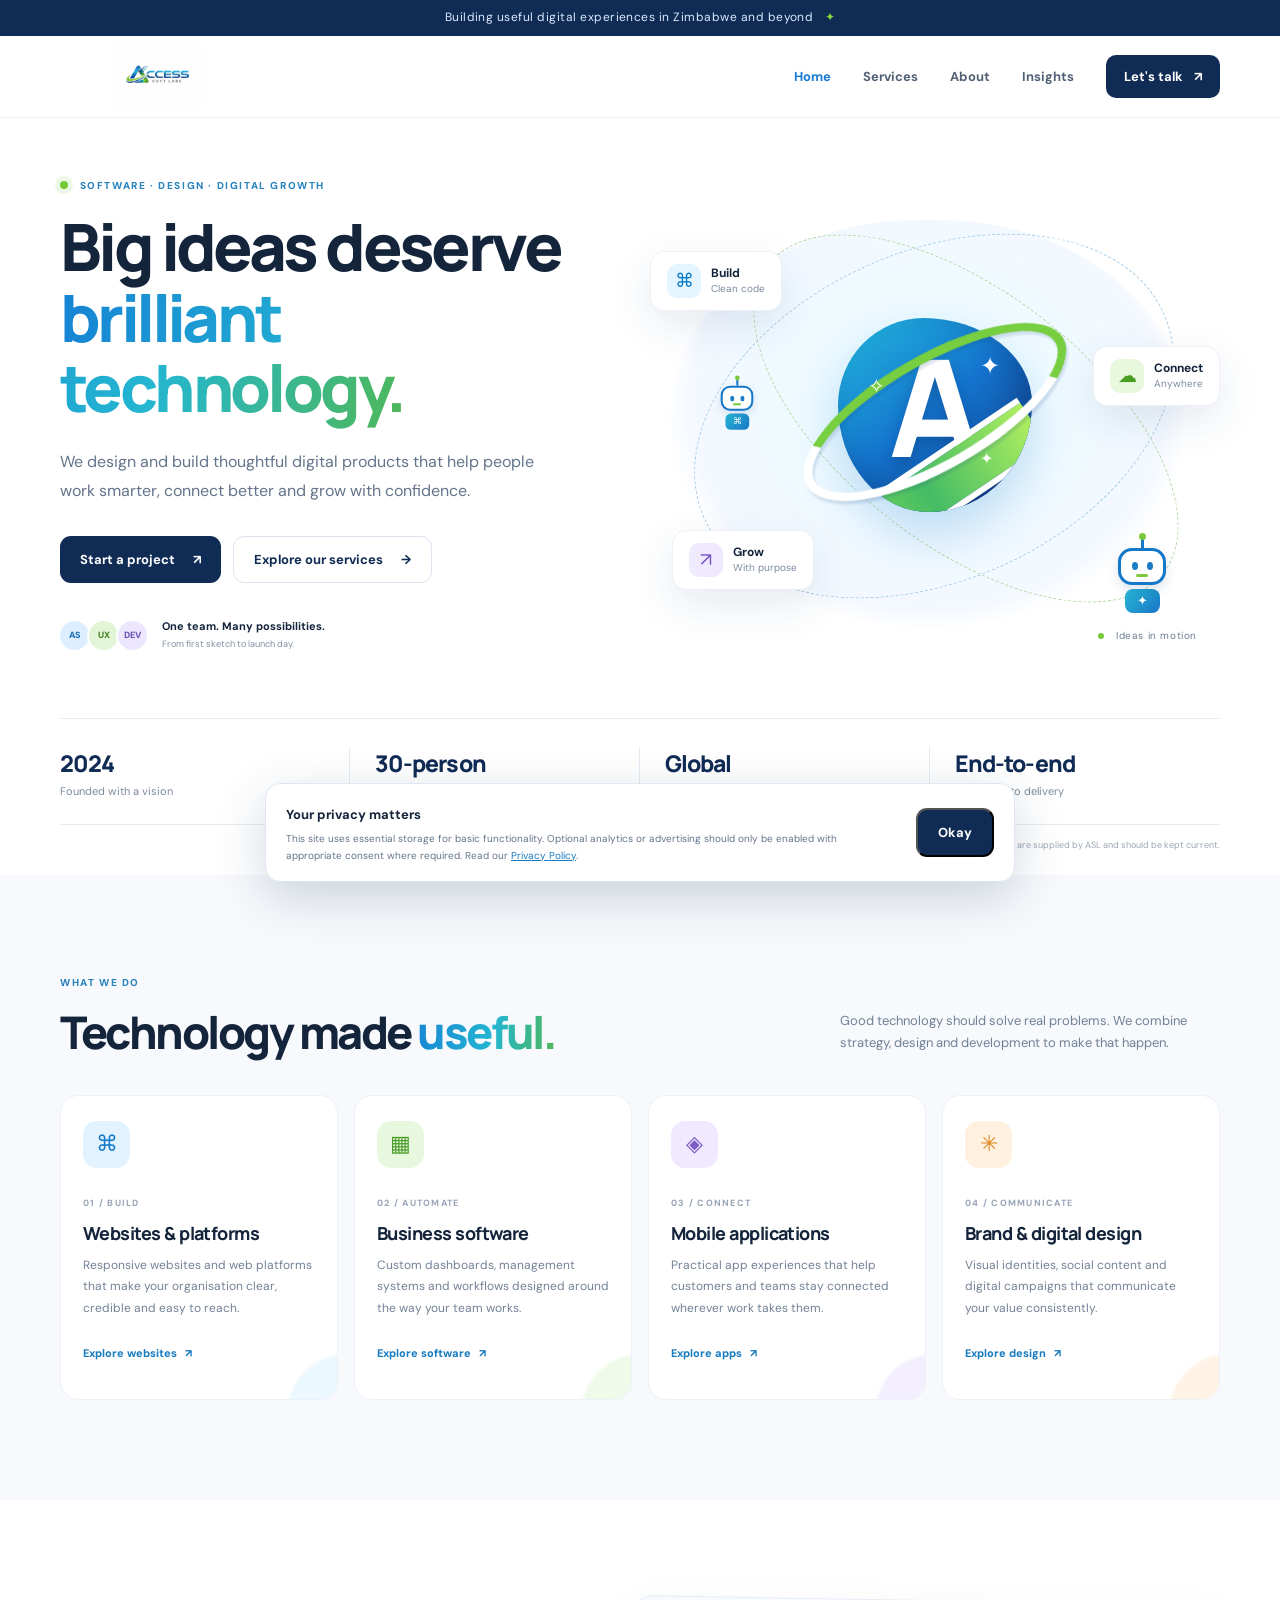
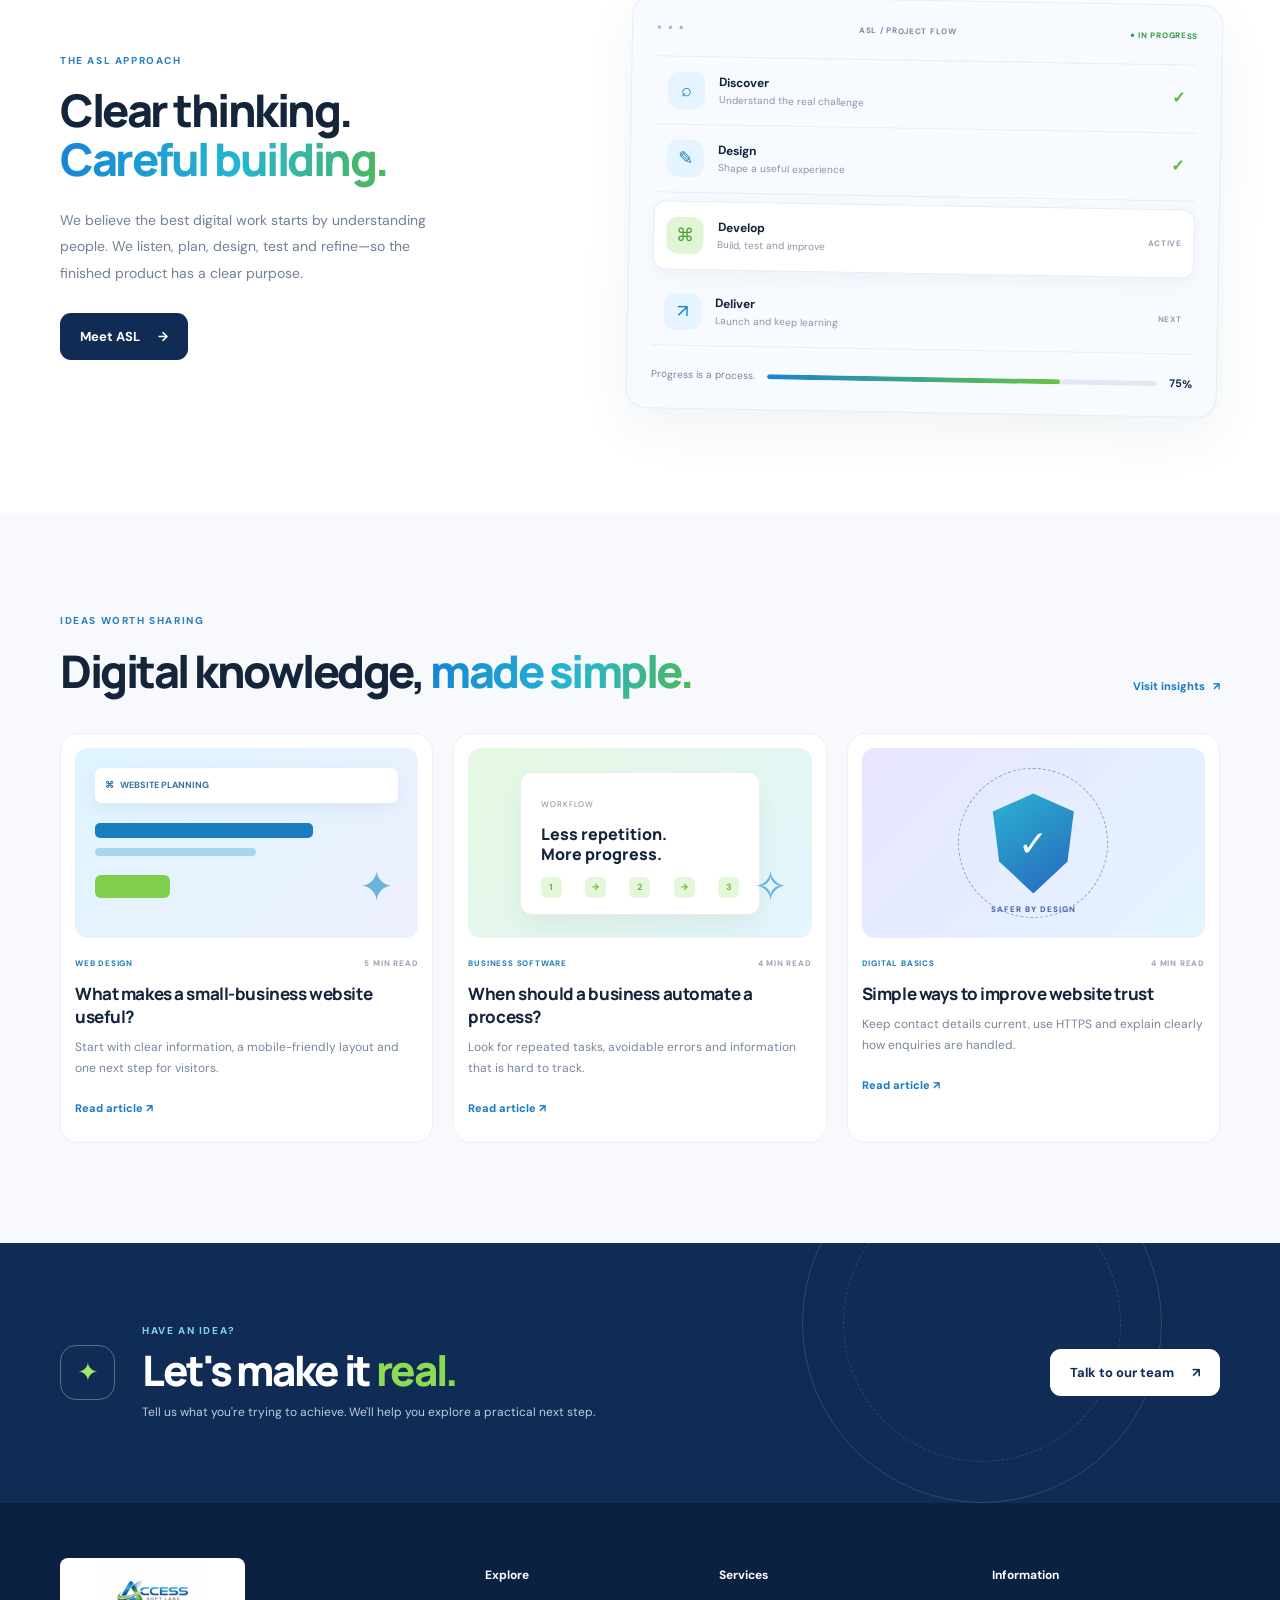
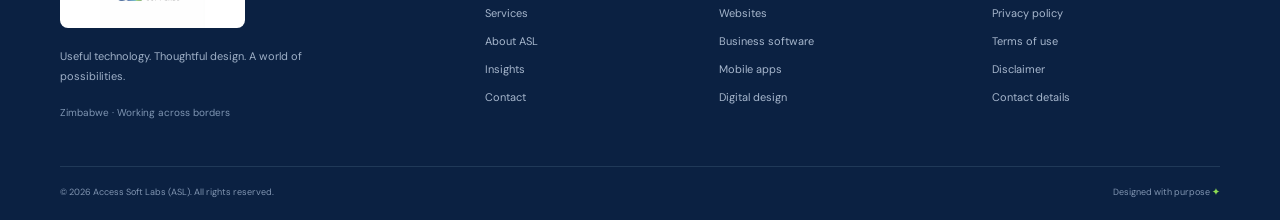
<file: index.html>
<!doctype html>
<html lang="en">
<head>
<meta charset="utf-8"><meta name="viewport" content="width=device-width,initial-scale=1">
<meta name="description" content="Access Soft Labs (ASL) builds websites, business software, mobile apps and digital experiences for organisations in Zimbabwe and around the world.">
<meta name="robots" content="index,follow"><meta name="theme-color" content="#102b54">
<title>Access Soft Labs (ASL) | Digital Products That Move Business Forward</title>
<link rel="icon" href="assets/favicon.svg" type="image/svg+xml"><link rel="stylesheet" href="styles.css">
</head>
<body>
<div class="announcement">Building useful digital experiences in Zimbabwe and beyond <span>✦</span></div>
<header class="site-header">
  <a class="brand" href="index.html" aria-label="Access Soft Labs home"><img src="assets/asl-logo-original.jpeg" alt="Access Soft Labs logo"></a>
  <button class="menu-toggle" aria-label="Open navigation" aria-expanded="false">☰</button>
  <nav class="nav" aria-label="Main navigation"><a class="active" href="index.html">Home</a><a href="services.html">Services</a><a href="about.html">About</a><a href="blog.html">Insights</a><a href="contact.html" class="nav-cta">Let's talk <span>↗</span></a></nav>
</header>
<main>
<section class="hero wrap">
  <div class="hero-copy">
    <div class="eyebrow"><span class="pulse"></span> SOFTWARE · DESIGN · DIGITAL GROWTH</div>
    <h1>Big ideas deserve <span class="gradient-text">brilliant technology.</span></h1>
    <p class="hero-intro">We design and build thoughtful digital products that help people work smarter, connect better and grow with confidence.</p>
    <div class="hero-actions"><a class="button primary" href="contact.html">Start a project <span>↗</span></a><a class="button secondary" href="services.html">Explore our services <span>→</span></a></div>
    <div class="trust-row"><div class="avatar-stack"><span>AS</span><span>UX</span><span>DEV</span></div><p><strong>One team. Many possibilities.</strong><br><small>From first sketch to launch day.</small></p></div>
  </div>
  <div class="hero-art" aria-label="Illustration of connected digital products">
    <div class="orbit orbit-one"></div><div class="orbit orbit-two"></div>
    <div class="float-chip chip-code"><span class="chip-icon">⌘</span><span><b>Build</b><small>Clean code</small></span></div>
    <div class="float-chip chip-cloud"><span class="chip-icon">☁</span><span><b>Connect</b><small>Anywhere</small></span></div>
    <div class="float-chip chip-growth"><span class="chip-icon">↗</span><span><b>Grow</b><small>With purpose</small></span></div>
    <div class="planet"><div class="planet-core"><span class="planet-a">A</span><span class="spark s1">✦</span><span class="spark s2">✧</span><span class="spark s3">✦</span></div><div class="planet-ring"></div></div>
    <div class="mascot mascot-one"><div class="antenna"></div><div class="bot-face"><i></i><i></i><b></b></div><div class="bot-body">✦</div></div>
    <div class="mascot mascot-two"><div class="antenna"></div><div class="bot-face"><i></i><i></i><b></b></div><div class="bot-body">⌘</div></div>
    <div class="art-caption"><span class="caption-dot"></span> Ideas in motion</div>
  </div>
</section>
<section class="metrics wrap">
  <div><strong>2024</strong><span>Founded with a vision</span></div><div><strong>30-person</strong><span>Developer team*</span></div><div><strong>Global</strong><span>Mindset, local roots</span></div><div><strong>End-to-end</strong><span>From idea to delivery</span></div>
  <p class="micro-note">*Team size and company details are supplied by ASL and should be kept current.</p>
</section>
<section class="section services-section">
  <div class="wrap"><div class="section-heading"><div><div class="eyebrow">WHAT WE DO</div><h2>Technology made <span class="gradient-text">useful.</span></h2></div><p>Good technology should solve real problems. We combine strategy, design and development to make that happen.</p></div>
  <div class="service-grid">
    <article class="service-card"><div class="service-icon blue">⌘</div><div class="card-number">01 / BUILD</div><h3>Websites & platforms</h3><p>Responsive websites and web platforms that make your organisation clear, credible and easy to reach.</p><a href="services.html#web" class="text-link">Explore websites <span>↗</span></a><div class="card-blob blob-blue"></div></article>
    <article class="service-card"><div class="service-icon green">▦</div><div class="card-number">02 / AUTOMATE</div><h3>Business software</h3><p>Custom dashboards, management systems and workflows designed around the way your team works.</p><a href="services.html#software" class="text-link">Explore software <span>↗</span></a><div class="card-blob blob-green"></div></article>
    <article class="service-card"><div class="service-icon purple">◈</div><div class="card-number">03 / CONNECT</div><h3>Mobile applications</h3><p>Practical app experiences that help customers and teams stay connected wherever work takes them.</p><a href="services.html#apps" class="text-link">Explore apps <span>↗</span></a><div class="card-blob blob-purple"></div></article>
    <article class="service-card"><div class="service-icon orange">✳</div><div class="card-number">04 / COMMUNICATE</div><h3>Brand & digital design</h3><p>Visual identities, social content and digital campaigns that communicate your value consistently.</p><a href="services.html#design" class="text-link">Explore design <span>↗</span></a><div class="card-blob blob-orange"></div></article>
  </div></div>
</section>
<section class="section showcase-section"><div class="wrap showcase">
  <div class="showcase-copy"><div class="eyebrow">THE ASL APPROACH</div><h2>Clear thinking.<br><span class="gradient-text">Careful building.</span></h2><p>We believe the best digital work starts by understanding people. We listen, plan, design, test and refine—so the finished product has a clear purpose.</p><a class="button dark-button" href="about.html">Meet ASL <span>→</span></a></div>
  <div class="process-board"><div class="board-top"><span class="window-dots">● ● ●</span><span>ASL / PROJECT FLOW</span><span class="live-label">● IN PROGRESS</span></div><div class="process-step done"><span class="step-symbol">⌕</span><div><b>Discover</b><small>Understand the real challenge</small></div><span class="check">✓</span></div><div class="process-step done"><span class="step-symbol">✎</span><div><b>Design</b><small>Shape a useful experience</small></div><span class="check">✓</span></div><div class="process-step active-step"><span class="step-symbol">⌘</span><div><b>Develop</b><small>Build, test and improve</small></div><span class="step-status">ACTIVE</span></div><div class="process-step"><span class="step-symbol">↗</span><div><b>Deliver</b><small>Launch and keep learning</small></div><span class="step-status">NEXT</span></div><div class="board-footer"><span>Progress is a process.</span><div class="progress-track"><i></i></div><b>75%</b></div></div>
</div></section>
<section class="section insight-section"><div class="wrap"><div class="section-heading"><div><div class="eyebrow">IDEAS WORTH SHARING</div><h2>Digital knowledge, <span class="gradient-text">made simple.</span></h2></div><a class="text-link" href="blog.html">Visit insights <span>↗</span></a></div>
<div class="insight-grid"><article class="insight-card"><div class="insight-art art-web"><span class="window">⌘ &nbsp; WEBSITE PLANNING</span><div class="mock-line l1"></div><div class="mock-line l2"></div><div class="mock-button"></div><div class="art-star">✦</div></div><div class="insight-meta">WEB DESIGN <span>5 MIN READ</span></div><h3>What makes a small-business website useful?</h3><p>Start with clear information, a mobile-friendly layout and one next step for visitors.</p><a href="blog.html#website-guide" class="text-link">Read article ↗</a></article>
<article class="insight-card"><div class="insight-art art-automation"><div class="mini-panel"><span>WORKFLOW</span><b>Less repetition.<br>More progress.</b><div class="workflow-nodes"><i>1</i><i>→</i><i>2</i><i>→</i><i>3</i></div></div><div class="art-star">✧</div></div><div class="insight-meta">BUSINESS SOFTWARE <span>4 MIN READ</span></div><h3>When should a business automate a process?</h3><p>Look for repeated tasks, avoidable errors and information that is hard to track.</p><a href="blog.html#automation-guide" class="text-link">Read article ↗</a></article>
<article class="insight-card"><div class="insight-art art-security"><div class="shield">✓</div><span class="security-tag">SAFER BY DESIGN</span><div class="security-orbit"></div></div><div class="insight-meta">DIGITAL BASICS <span>4 MIN READ</span></div><h3>Simple ways to improve website trust</h3><p>Keep contact details current, use HTTPS and explain clearly how enquiries are handled.</p><a href="blog.html#trust-guide" class="text-link">Read article ↗</a></article></div></div></section>
<section class="cta-section"><div class="wrap cta-inner"><div class="cta-spark">✦</div><div><div class="eyebrow">HAVE AN IDEA?</div><h2>Let's make it <span>real.</span></h2><p>Tell us what you're trying to achieve. We'll help you explore a practical next step.</p></div><a class="button white-button" href="contact.html">Talk to our team <span>↗</span></a><div class="cta-orb"></div></div></section>
</main>
<footer class="footer"><div class="wrap footer-main"><div class="footer-brand"><img src="assets/asl-logo-original.jpeg" alt="Access Soft Labs"><p>Useful technology. Thoughtful design. A world of possibilities.</p><span class="footer-location">Zimbabwe · Working across borders</span></div><div><h4>Explore</h4><a href="services.html">Services</a><a href="about.html">About ASL</a><a href="blog.html">Insights</a><a href="contact.html">Contact</a></div><div><h4>Services</h4><a href="services.html#web">Websites</a><a href="services.html#software">Business software</a><a href="services.html#apps">Mobile apps</a><a href="services.html#design">Digital design</a></div><div><h4>Information</h4><a href="privacy.html">Privacy policy</a><a href="terms.html">Terms of use</a><a href="disclaimer.html">Disclaimer</a><a href="contact.html">Contact details</a></div></div><div class="wrap footer-bottom"><span>© <span id="year"></span> Access Soft Labs (ASL). All rights reserved.</span><span>Designed with purpose <b>✦</b></span></div></footer>
<div class="cookie-banner" id="cookieBanner" hidden><div><strong>Your privacy matters</strong><p>This site uses essential storage for basic functionality. Optional analytics or advertising should only be enabled with appropriate consent where required. Read our <a href="privacy.html">Privacy Policy</a>.</p></div><button id="cookieAccept" class="button primary">Okay</button></div>
<script src="script.js"></script>
</body></html>
</file>
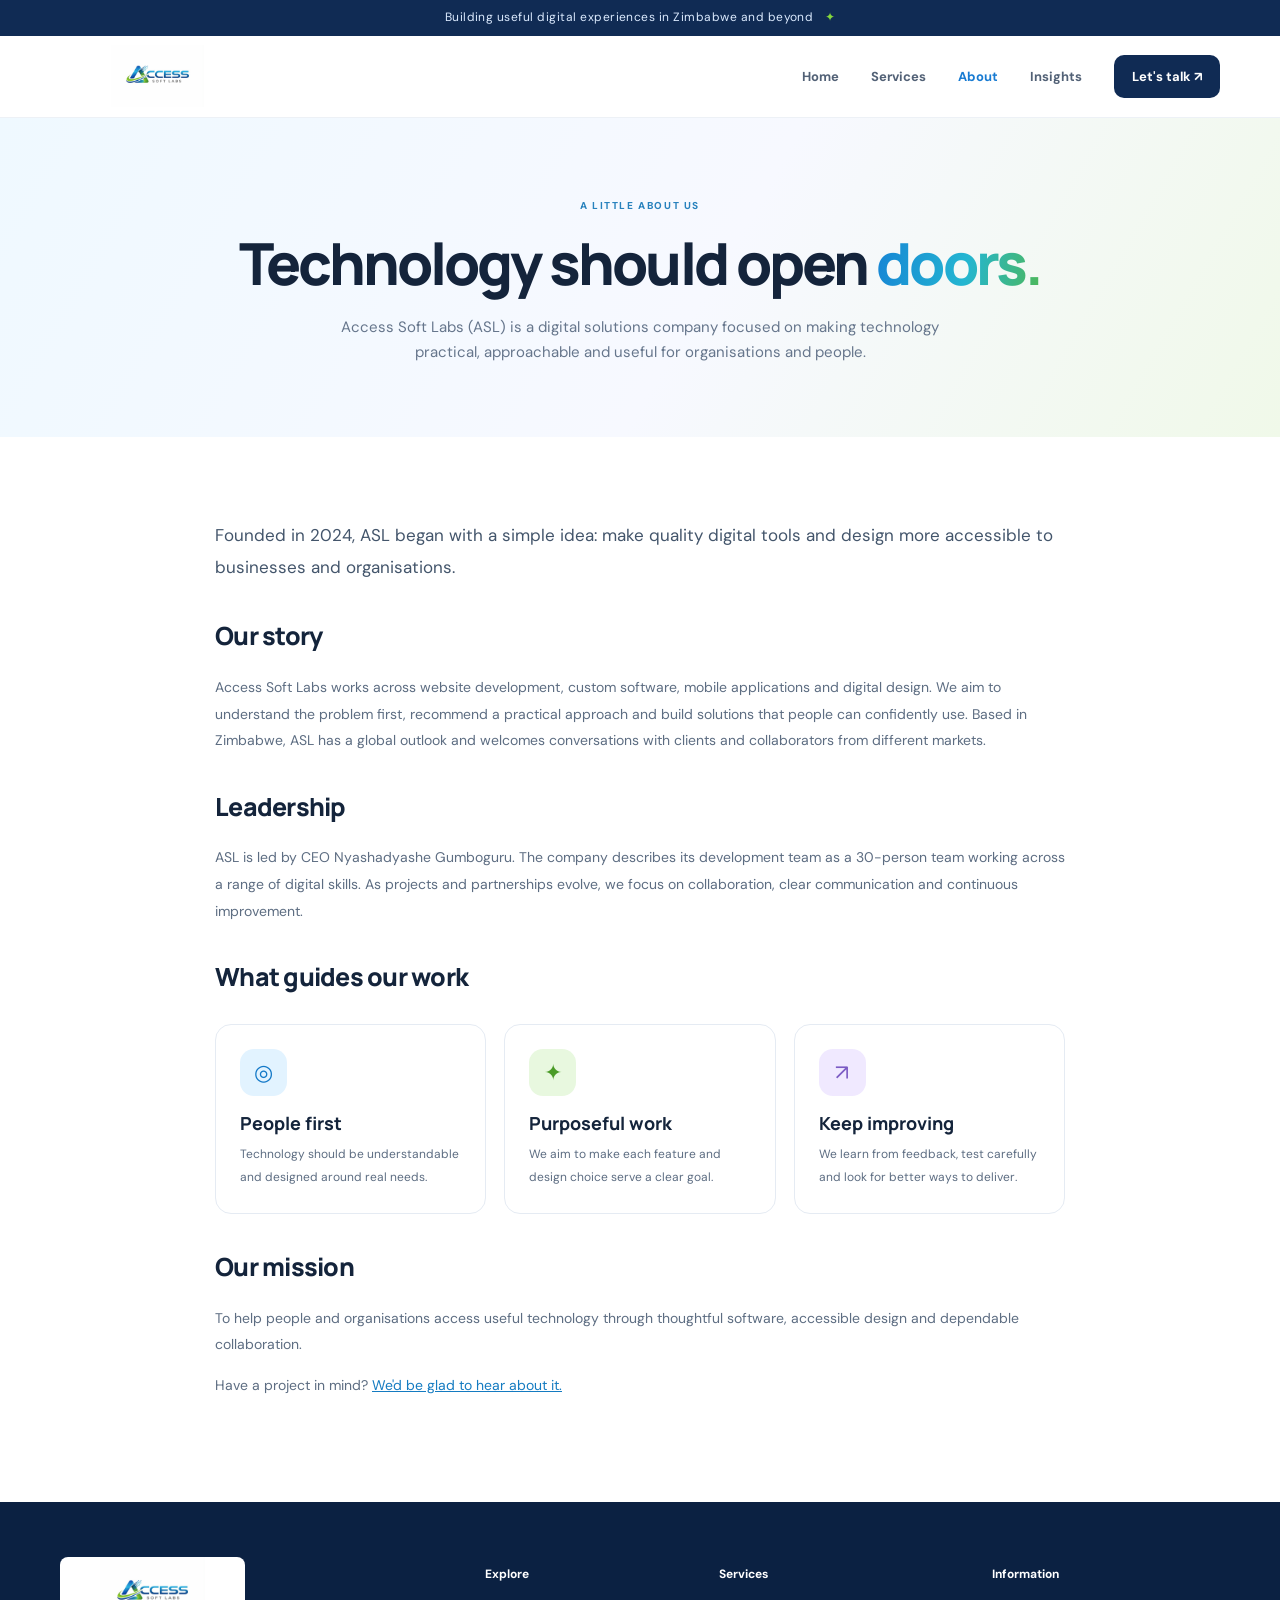
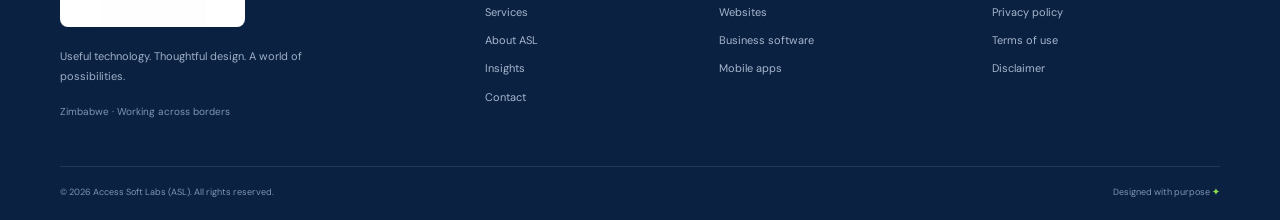
<file: about.html>
<!doctype html><html lang="en"><head><meta charset="utf-8"><meta name="viewport" content="width=device-width,initial-scale=1"><meta name="description" content="Learn about Access Soft Labs, a digital solutions company founded in 2024 and led by Nyashadyashe Gumboguru."><title>About ASL | Access Soft Labs</title><link rel="icon" href="assets/favicon.svg"><link rel="stylesheet" href="styles.css"></head><body>
<div class="announcement">Building useful digital experiences in Zimbabwe and beyond <span>✦</span></div><header class="site-header"><a class="brand" href="index.html"><img src="assets/asl-logo-original.jpeg" alt="Access Soft Labs logo"></a><button class="menu-toggle" aria-label="Open navigation" aria-expanded="false">☰</button><nav class="nav"><a href="index.html">Home</a><a href="services.html">Services</a><a class="active" href="about.html">About</a><a href="blog.html">Insights</a><a href="contact.html" class="nav-cta">Let's talk ↗</a></nav></header>
<main><section class="page-hero"><div class="wrap"><div class="eyebrow">A LITTLE ABOUT US</div><h1>Technology should open <span class="gradient-text">doors.</span></h1><p>Access Soft Labs (ASL) is a digital solutions company focused on making technology practical, approachable and useful for organisations and people.</p></div></section><section class="content-section"><div class="wrap content-narrow"><p class="lead">Founded in 2024, ASL began with a simple idea: make quality digital tools and design more accessible to businesses and organisations.</p><h2>Our story</h2><p>Access Soft Labs works across website development, custom software, mobile applications and digital design. We aim to understand the problem first, recommend a practical approach and build solutions that people can confidently use. Based in Zimbabwe, ASL has a global outlook and welcomes conversations with clients and collaborators from different markets.</p><h2>Leadership</h2><p>ASL is led by CEO Nyashadyashe Gumboguru. The company describes its development team as a 30-person team working across a range of digital skills. As projects and partnerships evolve, we focus on collaboration, clear communication and continuous improvement.</p><h2>What guides our work</h2><div class="info-grid"><article class="info-card"><div class="service-icon blue">◎</div><h3>People first</h3><p>Technology should be understandable and designed around real needs.</p></article><article class="info-card"><div class="service-icon green">✦</div><h3>Purposeful work</h3><p>We aim to make each feature and design choice serve a clear goal.</p></article><article class="info-card"><div class="service-icon purple">↗</div><h3>Keep improving</h3><p>We learn from feedback, test carefully and look for better ways to deliver.</p></article></div><h2>Our mission</h2><p>To help people and organisations access useful technology through thoughtful software, accessible design and dependable collaboration.</p><p>Have a project in mind? <a href="contact.html">We'd be glad to hear about it.</a></p></div></section></main>
<footer class="footer"><div class="wrap footer-main"><div class="footer-brand"><img src="assets/asl-logo-original.jpeg" alt="Access Soft Labs"><p>Useful technology. Thoughtful design. A world of possibilities.</p><span class="footer-location">Zimbabwe · Working across borders</span></div><div><h4>Explore</h4><a href="services.html">Services</a><a href="about.html">About ASL</a><a href="blog.html">Insights</a><a href="contact.html">Contact</a></div><div><h4>Services</h4><a href="services.html#web">Websites</a><a href="services.html#software">Business software</a><a href="services.html#apps">Mobile apps</a></div><div><h4>Information</h4><a href="privacy.html">Privacy policy</a><a href="terms.html">Terms of use</a><a href="disclaimer.html">Disclaimer</a></div></div><div class="wrap footer-bottom"><span>© <span id="year"></span> Access Soft Labs (ASL). All rights reserved.</span><span>Designed with purpose <b>✦</b></span></div></footer><script src="script.js"></script></body></html>
</file>
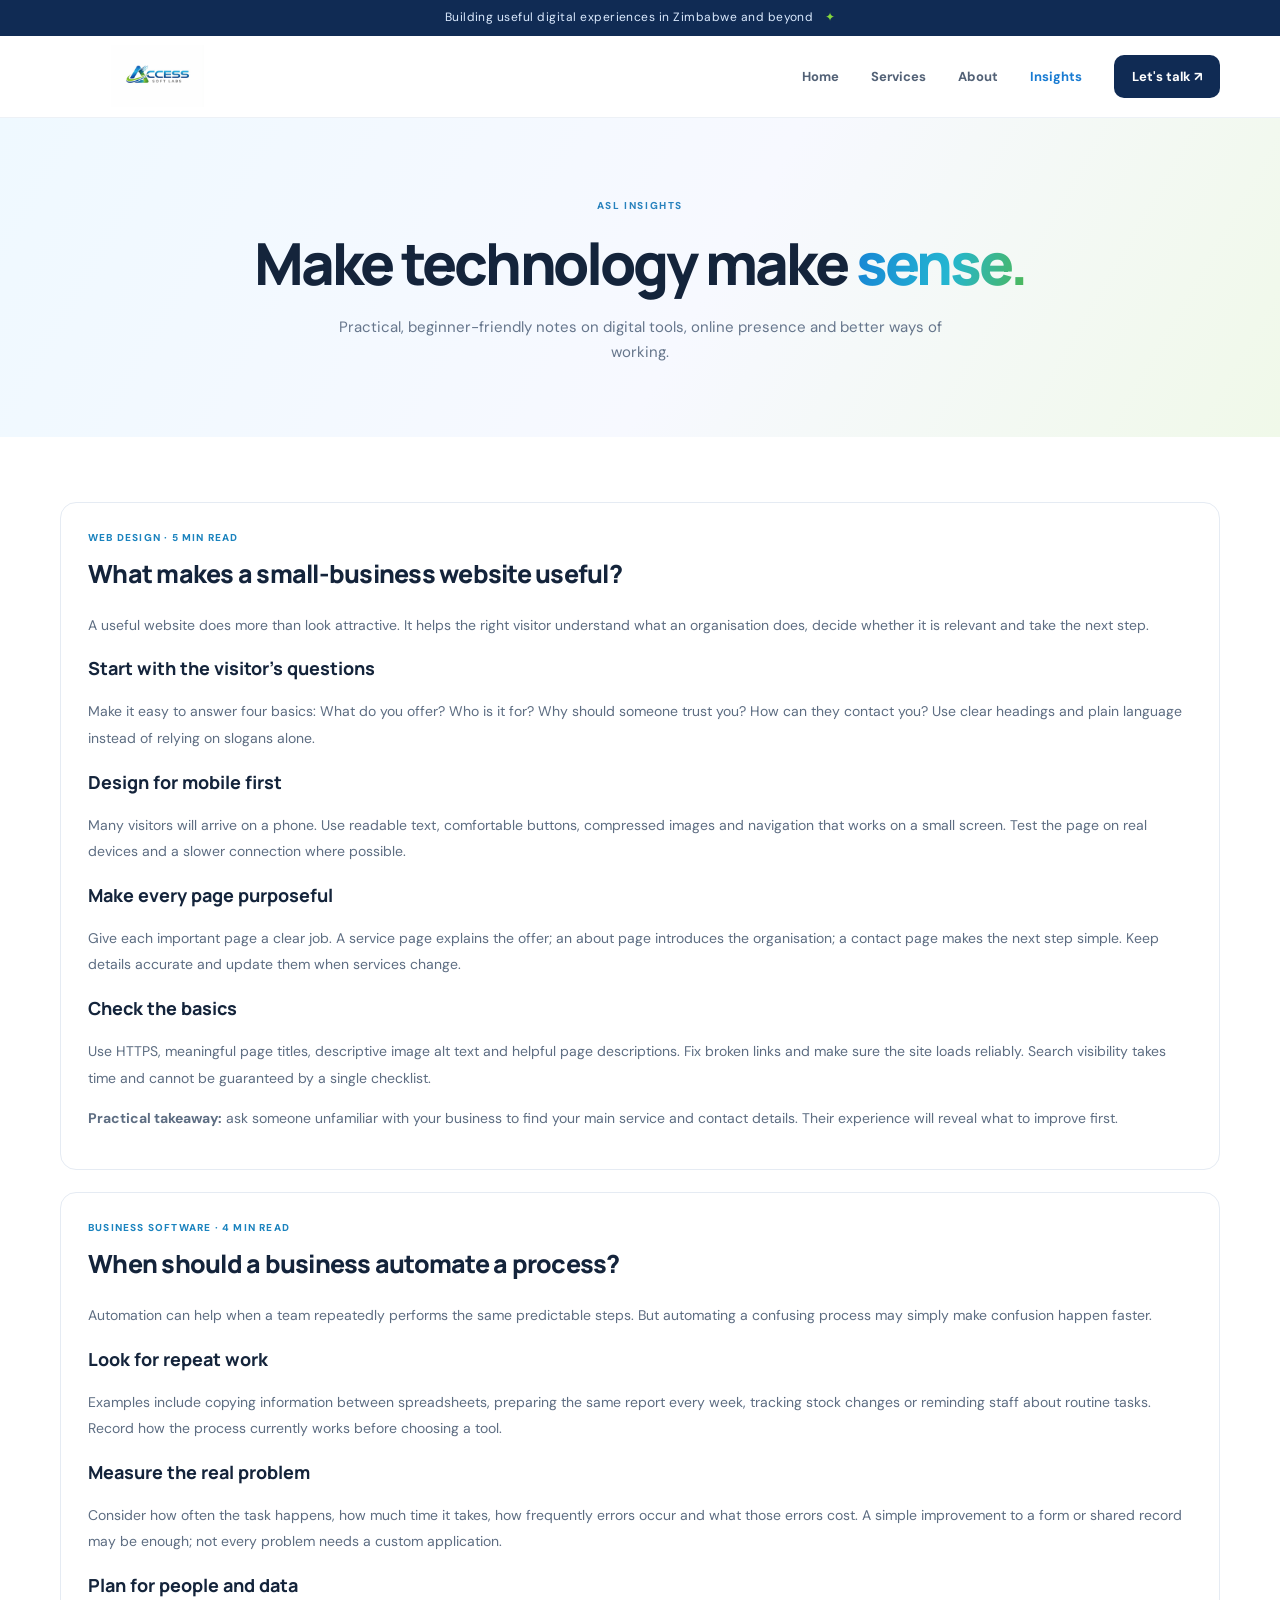
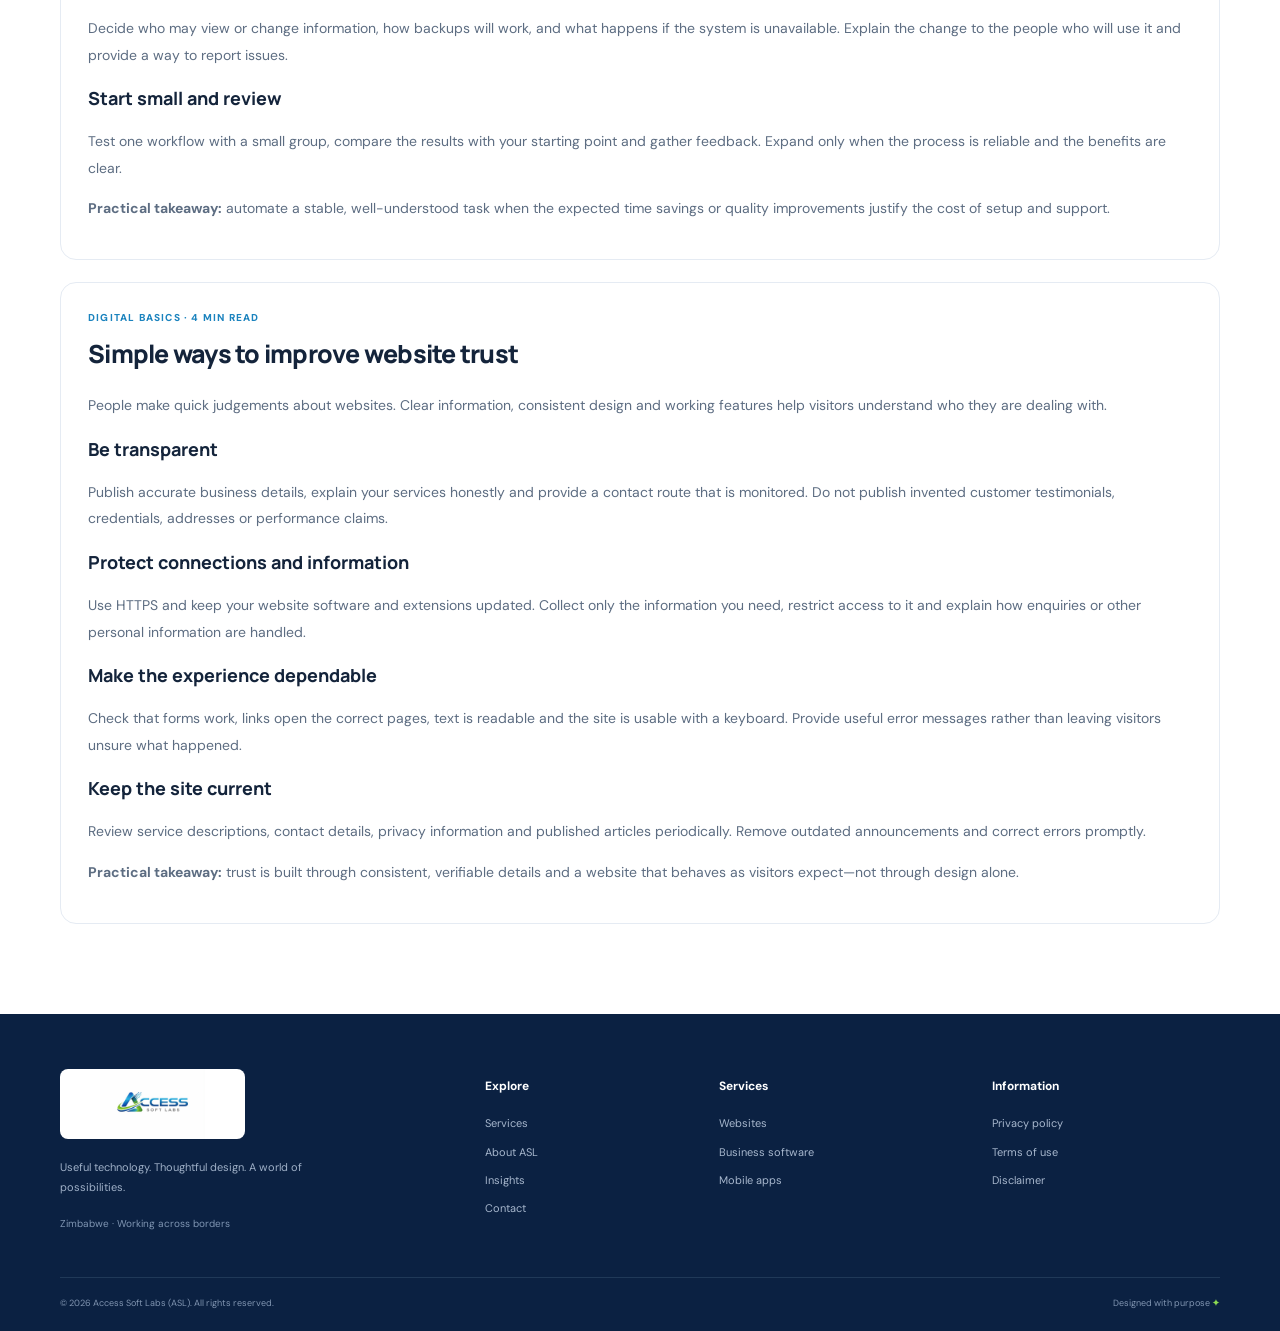
<file: blog.html>
<!doctype html><html lang="en"><head><meta charset="utf-8"><meta name="viewport" content="width=device-width,initial-scale=1"><meta name="description" content="Practical guides from Access Soft Labs on websites, business automation and building trust online."><title>Insights | Access Soft Labs</title><link rel="icon" href="assets/favicon.svg"><link rel="stylesheet" href="styles.css"></head><body>
<div class="announcement">Building useful digital experiences in Zimbabwe and beyond <span>✦</span></div><header class="site-header"><a class="brand" href="index.html"><img src="assets/asl-logo-original.jpeg" alt="Access Soft Labs logo"></a><button class="menu-toggle" aria-label="Open navigation" aria-expanded="false">☰</button><nav class="nav"><a href="index.html">Home</a><a href="services.html">Services</a><a href="about.html">About</a><a class="active" href="blog.html">Insights</a><a href="contact.html" class="nav-cta">Let's talk ↗</a></nav></header>
<main><section class="page-hero"><div class="wrap"><div class="eyebrow">ASL INSIGHTS</div><h1>Make technology make <span class="gradient-text">sense.</span></h1><p>Practical, beginner-friendly notes on digital tools, online presence and better ways of working.</p></div></section><section class="content-section"><div class="wrap article-list">
<article class="article" id="website-guide"><div class="article-tag">WEB DESIGN · 5 MIN READ</div><h2>What makes a small-business website useful?</h2><p>A useful website does more than look attractive. It helps the right visitor understand what an organisation does, decide whether it is relevant and take the next step.</p><h3>Start with the visitor's questions</h3><p>Make it easy to answer four basics: What do you offer? Who is it for? Why should someone trust you? How can they contact you? Use clear headings and plain language instead of relying on slogans alone.</p><h3>Design for mobile first</h3><p>Many visitors will arrive on a phone. Use readable text, comfortable buttons, compressed images and navigation that works on a small screen. Test the page on real devices and a slower connection where possible.</p><h3>Make every page purposeful</h3><p>Give each important page a clear job. A service page explains the offer; an about page introduces the organisation; a contact page makes the next step simple. Keep details accurate and update them when services change.</p><h3>Check the basics</h3><p>Use HTTPS, meaningful page titles, descriptive image alt text and helpful page descriptions. Fix broken links and make sure the site loads reliably. Search visibility takes time and cannot be guaranteed by a single checklist.</p><p><strong>Practical takeaway:</strong> ask someone unfamiliar with your business to find your main service and contact details. Their experience will reveal what to improve first.</p></article>
<article class="article" id="automation-guide"><div class="article-tag">BUSINESS SOFTWARE · 4 MIN READ</div><h2>When should a business automate a process?</h2><p>Automation can help when a team repeatedly performs the same predictable steps. But automating a confusing process may simply make confusion happen faster.</p><h3>Look for repeat work</h3><p>Examples include copying information between spreadsheets, preparing the same report every week, tracking stock changes or reminding staff about routine tasks. Record how the process currently works before choosing a tool.</p><h3>Measure the real problem</h3><p>Consider how often the task happens, how much time it takes, how frequently errors occur and what those errors cost. A simple improvement to a form or shared record may be enough; not every problem needs a custom application.</p><h3>Plan for people and data</h3><p>Decide who may view or change information, how backups will work, and what happens if the system is unavailable. Explain the change to the people who will use it and provide a way to report issues.</p><h3>Start small and review</h3><p>Test one workflow with a small group, compare the results with your starting point and gather feedback. Expand only when the process is reliable and the benefits are clear.</p><p><strong>Practical takeaway:</strong> automate a stable, well-understood task when the expected time savings or quality improvements justify the cost of setup and support.</p></article>
<article class="article" id="trust-guide"><div class="article-tag">DIGITAL BASICS · 4 MIN READ</div><h2>Simple ways to improve website trust</h2><p>People make quick judgements about websites. Clear information, consistent design and working features help visitors understand who they are dealing with.</p><h3>Be transparent</h3><p>Publish accurate business details, explain your services honestly and provide a contact route that is monitored. Do not publish invented customer testimonials, credentials, addresses or performance claims.</p><h3>Protect connections and information</h3><p>Use HTTPS and keep your website software and extensions updated. Collect only the information you need, restrict access to it and explain how enquiries or other personal information are handled.</p><h3>Make the experience dependable</h3><p>Check that forms work, links open the correct pages, text is readable and the site is usable with a keyboard. Provide useful error messages rather than leaving visitors unsure what happened.</p><h3>Keep the site current</h3><p>Review service descriptions, contact details, privacy information and published articles periodically. Remove outdated announcements and correct errors promptly.</p><p><strong>Practical takeaway:</strong> trust is built through consistent, verifiable details and a website that behaves as visitors expect—not through design alone.</p></article>
</div></section></main><footer class="footer"><div class="wrap footer-main"><div class="footer-brand"><img src="assets/asl-logo-original.jpeg" alt="Access Soft Labs"><p>Useful technology. Thoughtful design. A world of possibilities.</p><span class="footer-location">Zimbabwe · Working across borders</span></div><div><h4>Explore</h4><a href="services.html">Services</a><a href="about.html">About ASL</a><a href="blog.html">Insights</a><a href="contact.html">Contact</a></div><div><h4>Services</h4><a href="services.html#web">Websites</a><a href="services.html#software">Business software</a><a href="services.html#apps">Mobile apps</a></div><div><h4>Information</h4><a href="privacy.html">Privacy policy</a><a href="terms.html">Terms of use</a><a href="disclaimer.html">Disclaimer</a></div></div><div class="wrap footer-bottom"><span>© <span id="year"></span> Access Soft Labs (ASL). All rights reserved.</span><span>Designed with purpose <b>✦</b></span></div></footer><script src="script.js"></script></body></html>
</file>
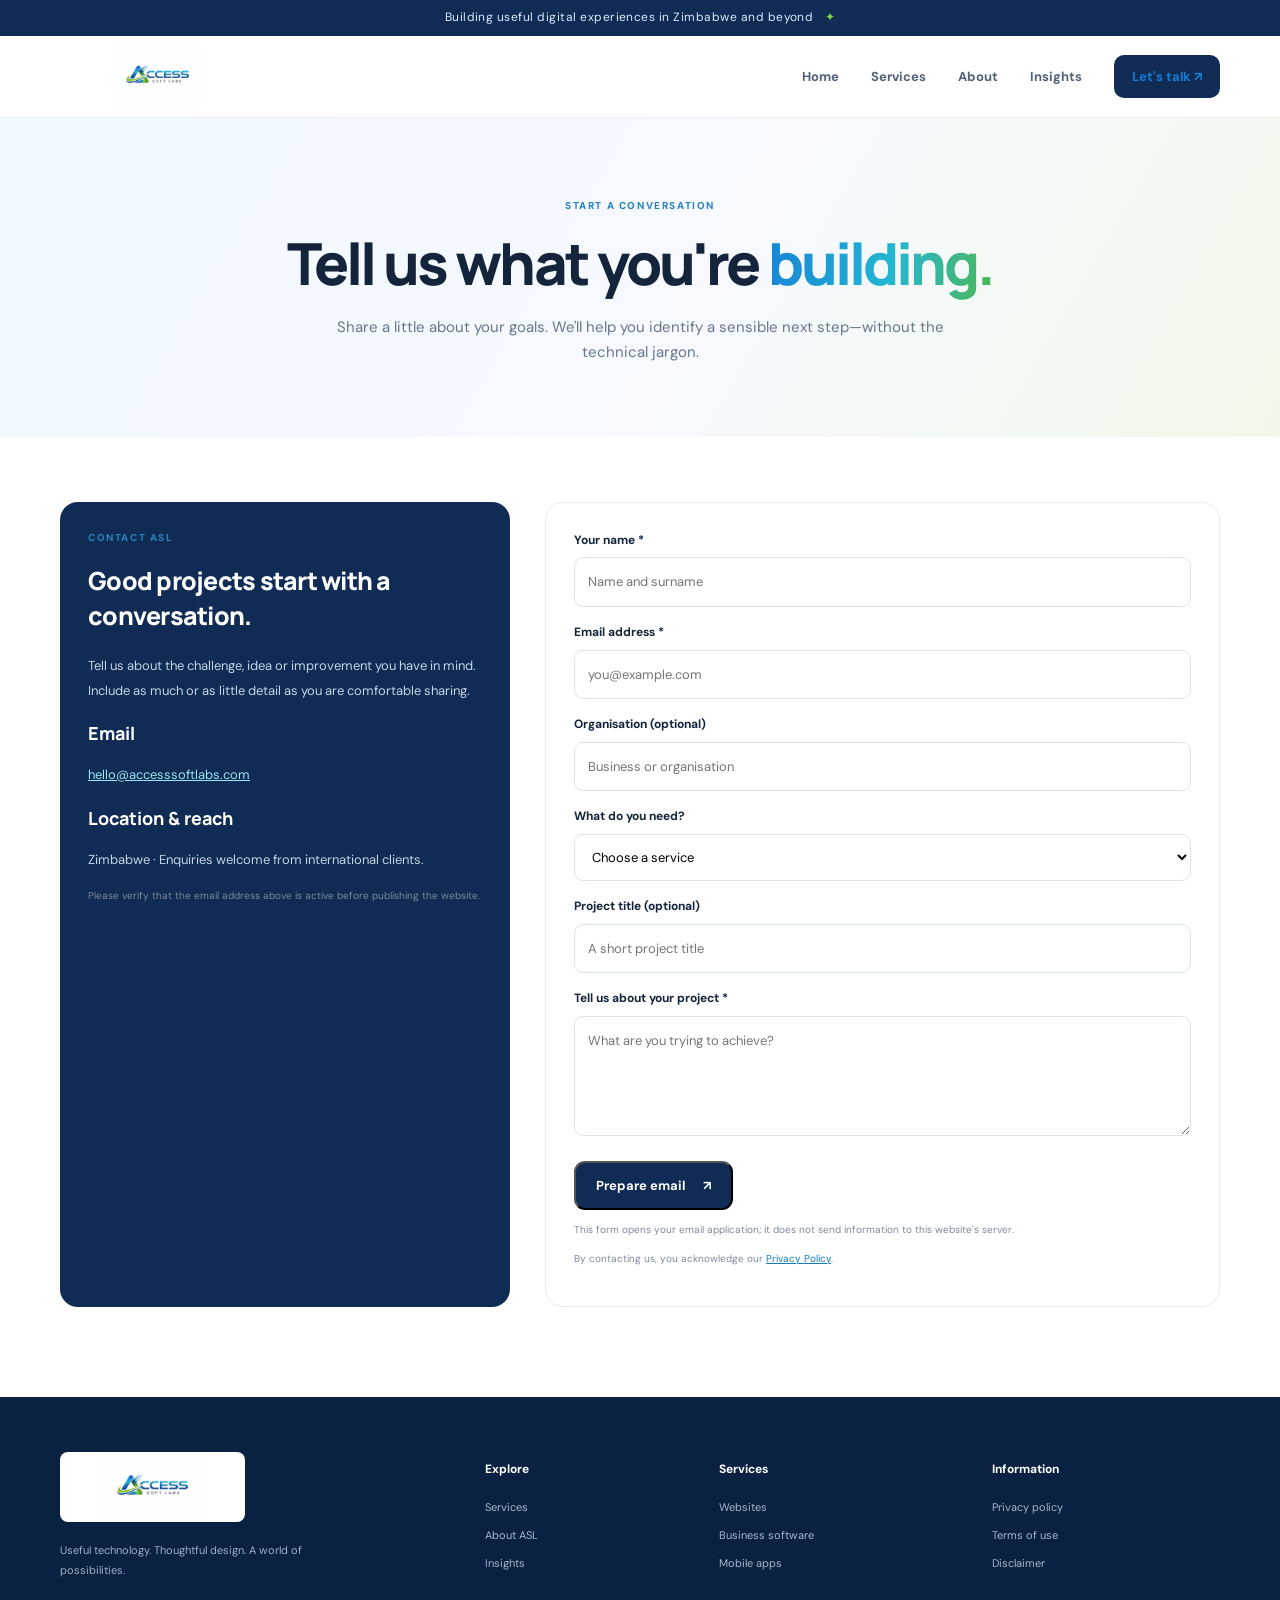
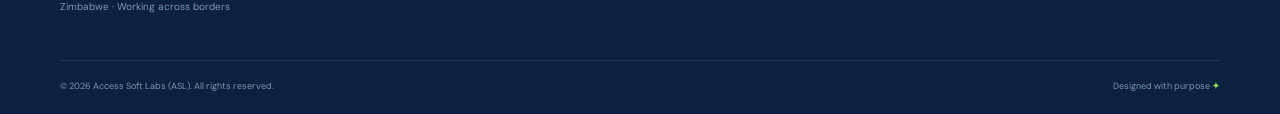
<file: contact.html>
<!doctype html><html lang="en"><head><meta charset="utf-8"><meta name="viewport" content="width=device-width,initial-scale=1"><meta name="description" content="Contact Access Soft Labs about a website, business software, mobile app or digital design project."><title>Contact | Access Soft Labs</title><link rel="icon" href="assets/favicon.svg"><link rel="stylesheet" href="styles.css"></head><body>
<div class="announcement">Building useful digital experiences in Zimbabwe and beyond <span>✦</span></div><header class="site-header"><a class="brand" href="index.html"><img src="assets/asl-logo-original.jpeg" alt="Access Soft Labs logo"></a><button class="menu-toggle" aria-label="Open navigation" aria-expanded="false">☰</button><nav class="nav"><a href="index.html">Home</a><a href="services.html">Services</a><a href="about.html">About</a><a href="blog.html">Insights</a><a class="nav-cta active" href="contact.html">Let's talk ↗</a></nav></header>
<main><section class="page-hero"><div class="wrap"><div class="eyebrow">START A CONVERSATION</div><h1>Tell us what you're <span class="gradient-text">building.</span></h1><p>Share a little about your goals. We'll help you identify a sensible next step—without the technical jargon.</p></div></section><section class="content-section"><div class="wrap contact-grid"><aside class="contact-panel"><div class="eyebrow">CONTACT ASL</div><h2>Good projects start with a conversation.</h2><p>Tell us about the challenge, idea or improvement you have in mind. Include as much or as little detail as you are comfortable sharing.</p><h3>Email</h3><p><a href="mailto:hello@accesssoftlabs.com">hello@accesssoftlabs.com</a></p><h3>Location & reach</h3><p>Zimbabwe · Enquiries welcome from international clients.</p><p class="form-note">Please verify that the email address above is active before publishing the website.</p></aside><form class="contact-form" id="contactForm"><div class="field"><label for="name">Your name *</label><input id="name" name="name" required autocomplete="name" placeholder="Name and surname"></div><div class="field"><label for="email">Email address *</label><input id="email" name="email" type="email" required autocomplete="email" placeholder="you@example.com"></div><div class="field"><label for="organisation">Organisation (optional)</label><input id="organisation" name="organisation" autocomplete="organization" placeholder="Business or organisation"></div><div class="field"><label for="service">What do you need?</label><select id="service" name="service"><option value="">Choose a service</option><option>Website</option><option>Business software</option><option>Mobile application</option><option>Branding and digital design</option><option>Consulting or support</option><option>Something else</option></select></div><div class="field"><label for="subject">Project title (optional)</label><input id="subject" name="subject" placeholder="A short project title"></div><div class="field"><label for="message">Tell us about your project *</label><textarea id="message" name="message" required placeholder="What are you trying to achieve?"></textarea></div><button class="button primary" type="submit">Prepare email <span>↗</span></button><p id="formFeedback" class="form-note" aria-live="polite">This form opens your email application; it does not send information to this website's server.</p><p class="form-note">By contacting us, you acknowledge our <a href="privacy.html">Privacy Policy</a>.</p></form></div></section></main>
<footer class="footer"><div class="wrap footer-main"><div class="footer-brand"><img src="assets/asl-logo-original.jpeg" alt="Access Soft Labs"><p>Useful technology. Thoughtful design. A world of possibilities.</p><span class="footer-location">Zimbabwe · Working across borders</span></div><div><h4>Explore</h4><a href="services.html">Services</a><a href="about.html">About ASL</a><a href="blog.html">Insights</a></div><div><h4>Services</h4><a href="services.html#web">Websites</a><a href="services.html#software">Business software</a><a href="services.html#apps">Mobile apps</a></div><div><h4>Information</h4><a href="privacy.html">Privacy policy</a><a href="terms.html">Terms of use</a><a href="disclaimer.html">Disclaimer</a></div></div><div class="wrap footer-bottom"><span>© <span id="year"></span> Access Soft Labs (ASL). All rights reserved.</span><span>Designed with purpose <b>✦</b></span></div></footer><script src="script.js"></script></body></html>
</file>
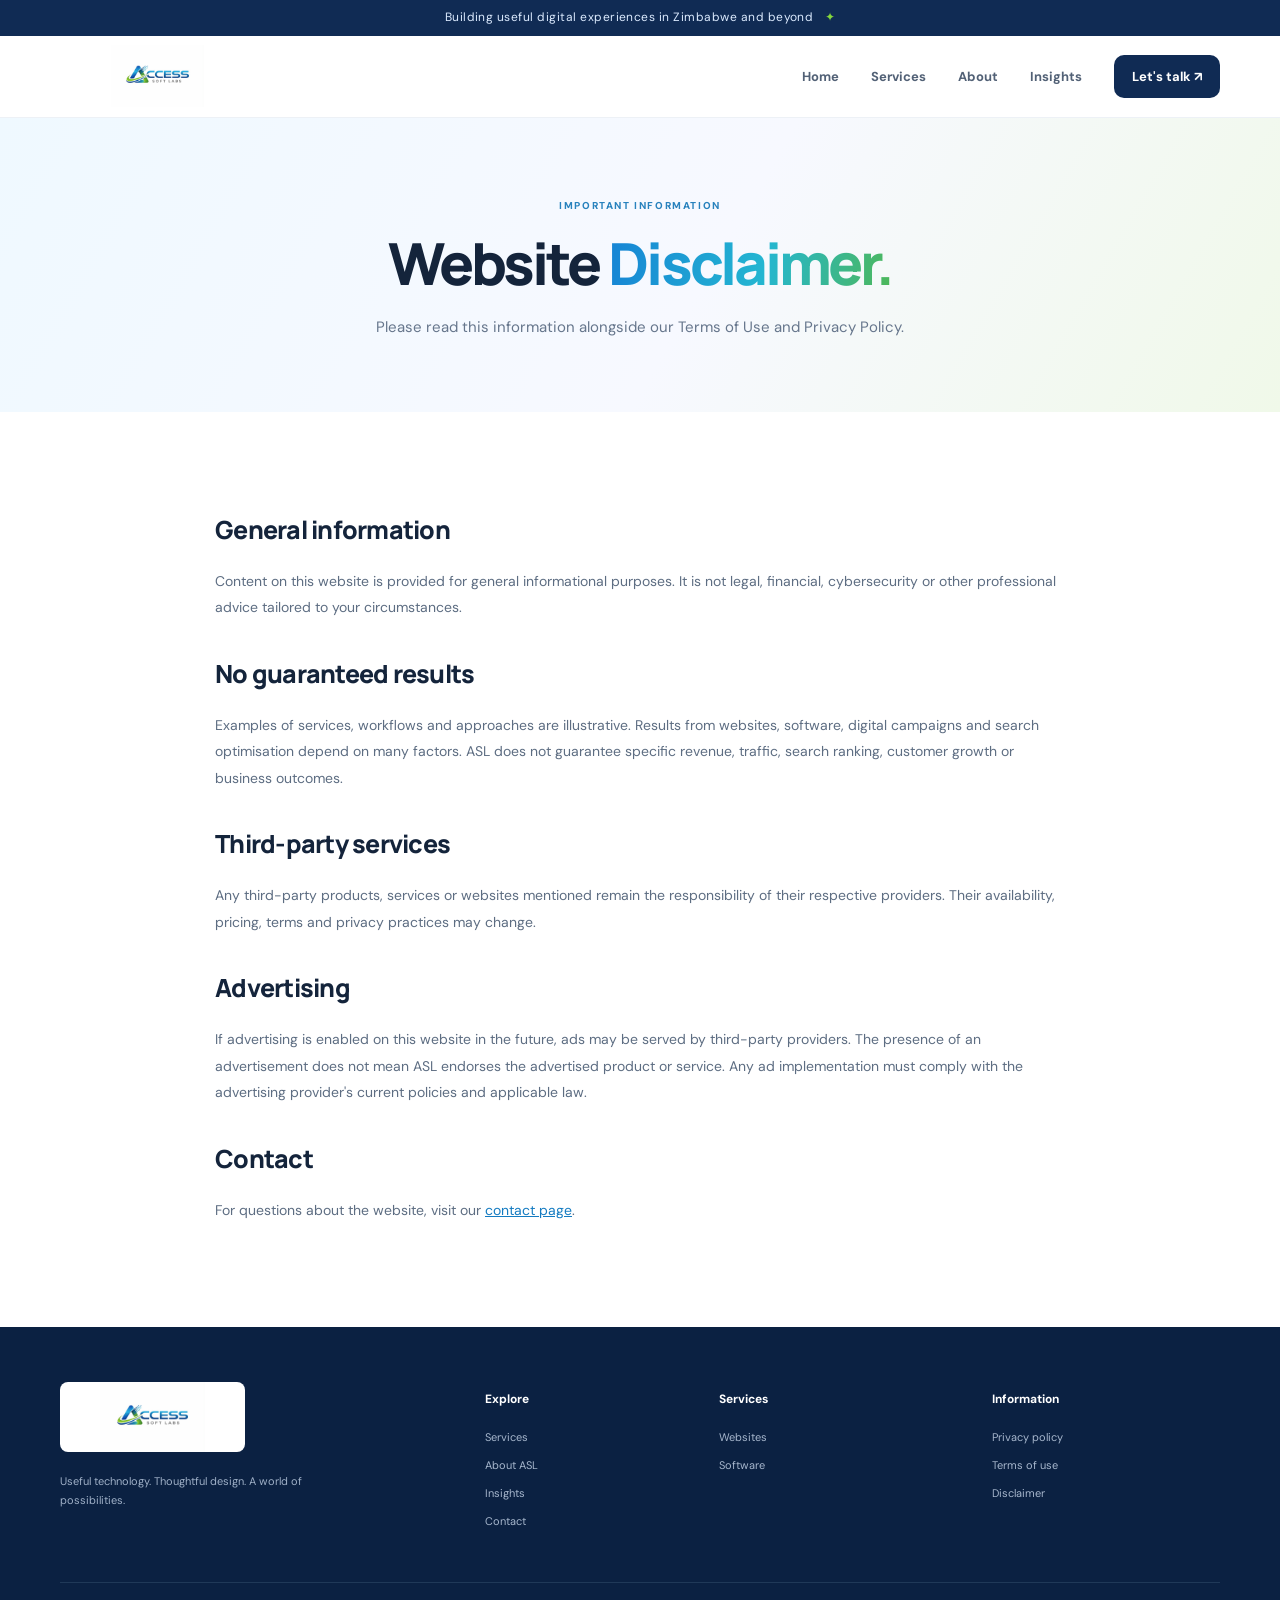
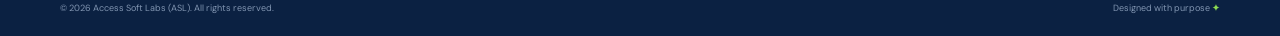
<file: disclaimer.html>
<!doctype html><html lang="en"><head><meta charset="utf-8"><meta name="viewport" content="width=device-width,initial-scale=1"><meta name="description" content="Disclaimer for the Access Soft Labs website."><title>Disclaimer | Access Soft Labs</title><link rel="icon" href="assets/favicon.svg"><link rel="stylesheet" href="styles.css"></head><body><div class="announcement">Building useful digital experiences in Zimbabwe and beyond <span>✦</span></div><header class="site-header"><a class="brand" href="index.html"><img src="assets/asl-logo-original.jpeg" alt="Access Soft Labs logo"></a><button class="menu-toggle" aria-label="Open navigation" aria-expanded="false">☰</button><nav class="nav"><a href="index.html">Home</a><a href="services.html">Services</a><a href="about.html">About</a><a href="blog.html">Insights</a><a href="contact.html" class="nav-cta">Let's talk ↗</a></nav></header><main><section class="page-hero"><div class="wrap"><div class="eyebrow">IMPORTANT INFORMATION</div><h1>Website <span class="gradient-text">Disclaimer.</span></h1><p>Please read this information alongside our Terms of Use and Privacy Policy.</p></div></section><section class="content-section"><div class="wrap content-narrow"><h2>General information</h2><p>Content on this website is provided for general informational purposes. It is not legal, financial, cybersecurity or other professional advice tailored to your circumstances.</p><h2>No guaranteed results</h2><p>Examples of services, workflows and approaches are illustrative. Results from websites, software, digital campaigns and search optimisation depend on many factors. ASL does not guarantee specific revenue, traffic, search ranking, customer growth or business outcomes.</p><h2>Third-party services</h2><p>Any third-party products, services or websites mentioned remain the responsibility of their respective providers. Their availability, pricing, terms and privacy practices may change.</p><h2>Advertising</h2><p>If advertising is enabled on this website in the future, ads may be served by third-party providers. The presence of an advertisement does not mean ASL endorses the advertised product or service. Any ad implementation must comply with the advertising provider's current policies and applicable law.</p><h2>Contact</h2><p>For questions about the website, visit our <a href="contact.html">contact page</a>.</p></div></section></main><footer class="footer"><div class="wrap footer-main"><div class="footer-brand"><img src="assets/asl-logo-original.jpeg" alt="Access Soft Labs"><p>Useful technology. Thoughtful design. A world of possibilities.</p></div><div><h4>Explore</h4><a href="services.html">Services</a><a href="about.html">About ASL</a><a href="blog.html">Insights</a><a href="contact.html">Contact</a></div><div><h4>Services</h4><a href="services.html#web">Websites</a><a href="services.html#software">Software</a></div><div><h4>Information</h4><a href="privacy.html">Privacy policy</a><a href="terms.html">Terms of use</a><a href="disclaimer.html">Disclaimer</a></div></div><div class="wrap footer-bottom"><span>© <span id="year"></span> Access Soft Labs (ASL). All rights reserved.</span><span>Designed with purpose <b>✦</b></span></div></footer><script src="script.js"></script></body></html>
</file>
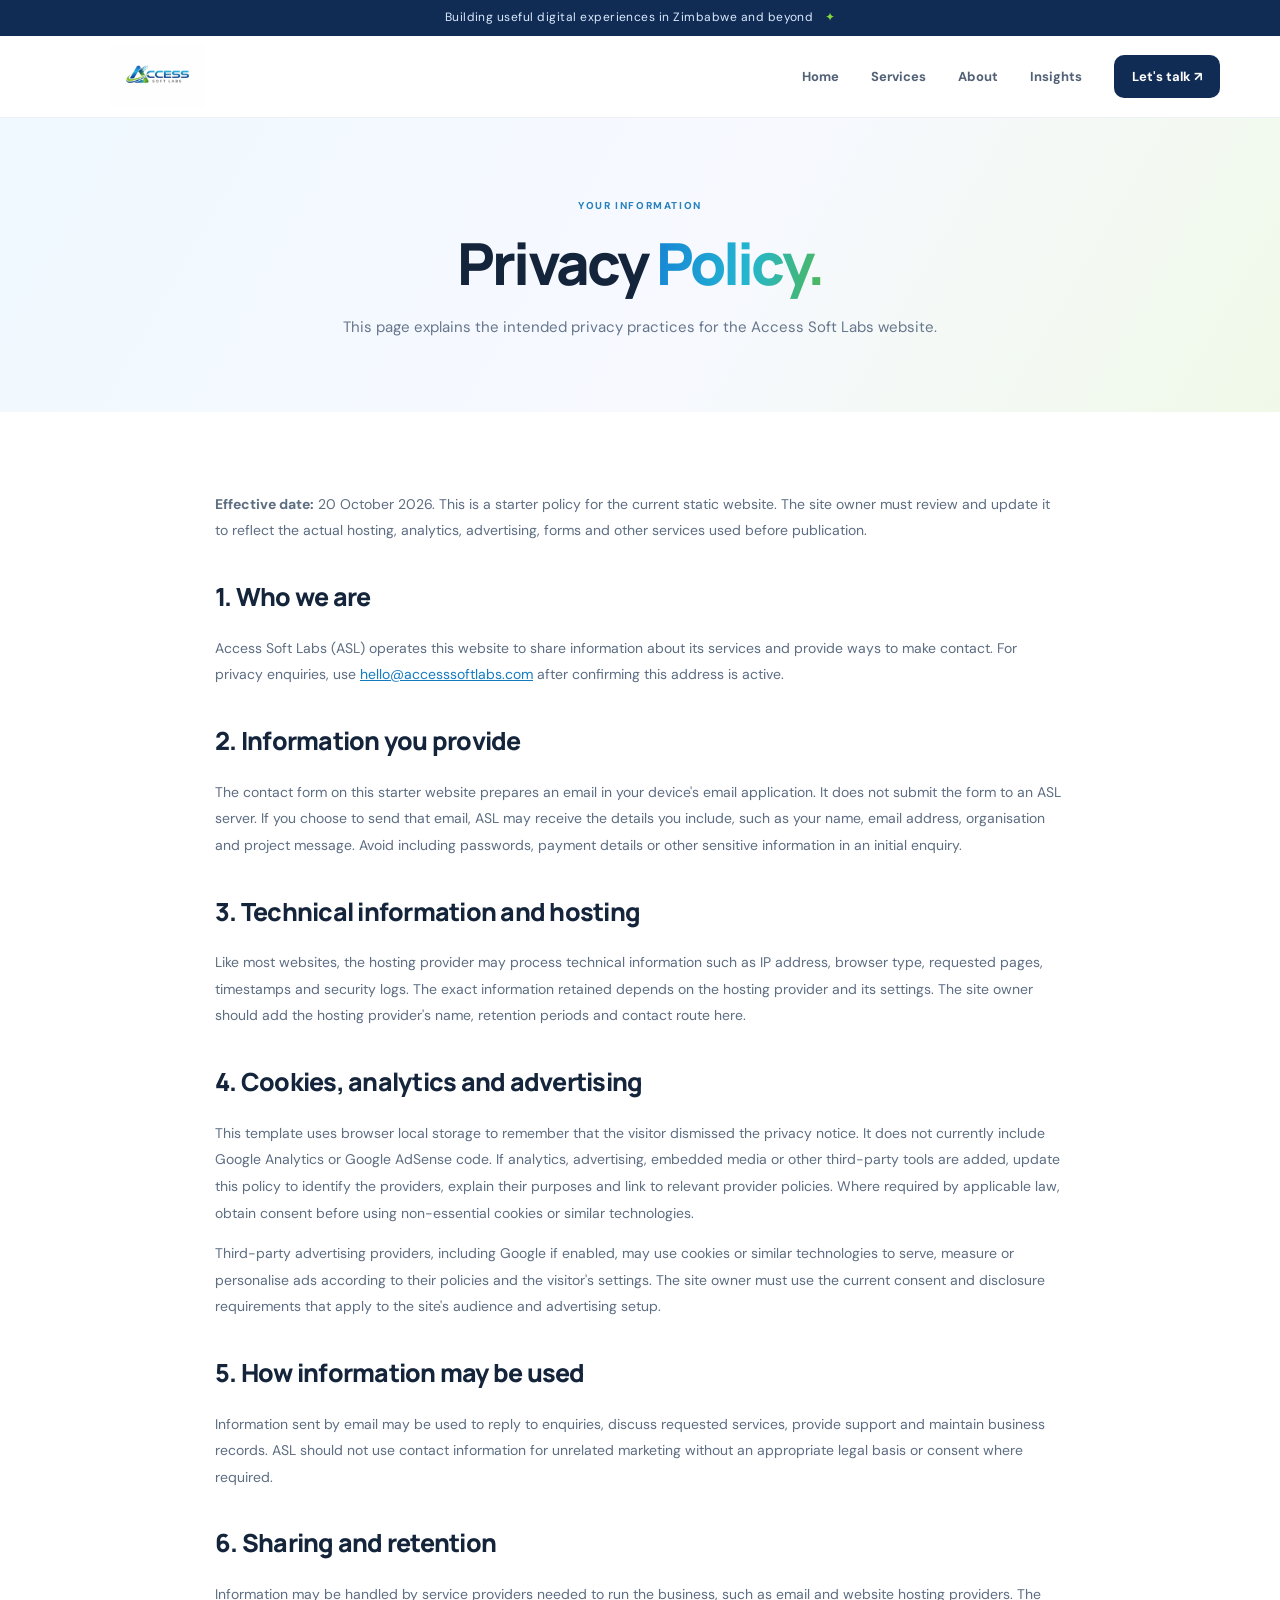
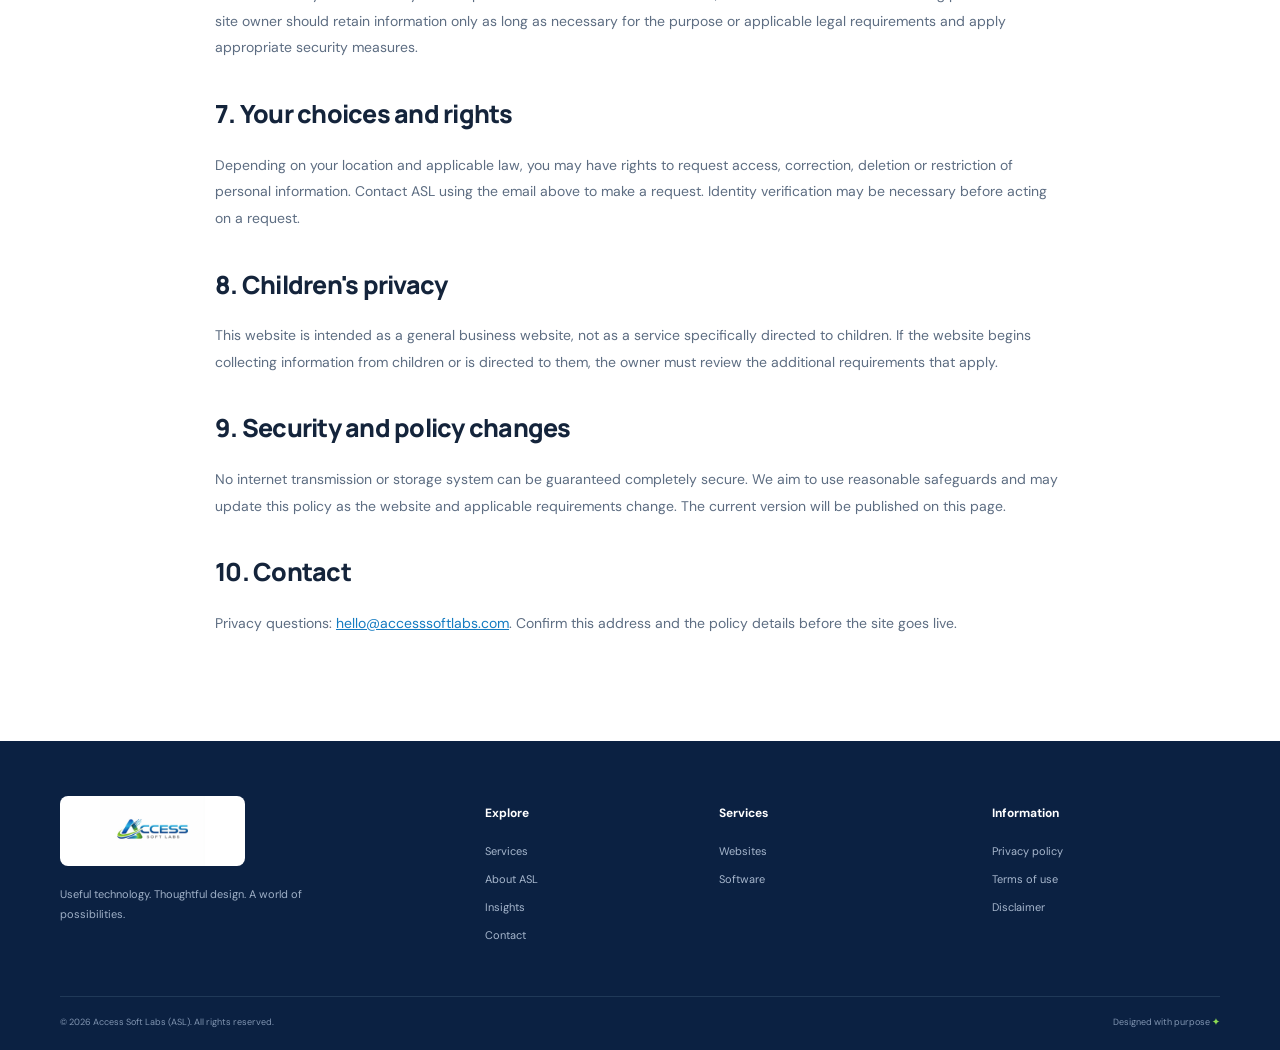
<file: privacy.html>
<!doctype html><html lang="en"><head><meta charset="utf-8"><meta name="viewport" content="width=device-width,initial-scale=1"><meta name="description" content="Privacy policy for the Access Soft Labs website."><title>Privacy Policy | Access Soft Labs</title><link rel="icon" href="assets/favicon.svg"><link rel="stylesheet" href="styles.css"></head><body><div class="announcement">Building useful digital experiences in Zimbabwe and beyond <span>✦</span></div><header class="site-header"><a class="brand" href="index.html"><img src="assets/asl-logo-original.jpeg" alt="Access Soft Labs logo"></a><button class="menu-toggle" aria-label="Open navigation" aria-expanded="false">☰</button><nav class="nav"><a href="index.html">Home</a><a href="services.html">Services</a><a href="about.html">About</a><a href="blog.html">Insights</a><a href="contact.html" class="nav-cta">Let's talk ↗</a></nav></header><main><section class="page-hero"><div class="wrap"><div class="eyebrow">YOUR INFORMATION</div><h1>Privacy <span class="gradient-text">Policy.</span></h1><p>This page explains the intended privacy practices for the Access Soft Labs website.</p></div></section><section class="content-section"><div class="wrap content-narrow"><p><strong>Effective date:</strong> 20 October 2026. This is a starter policy for the current static website. The site owner must review and update it to reflect the actual hosting, analytics, advertising, forms and other services used before publication.</p><h2>1. Who we are</h2><p>Access Soft Labs (ASL) operates this website to share information about its services and provide ways to make contact. For privacy enquiries, use <a href="mailto:hello@accesssoftlabs.com">hello@accesssoftlabs.com</a> after confirming this address is active.</p><h2>2. Information you provide</h2><p>The contact form on this starter website prepares an email in your device's email application. It does not submit the form to an ASL server. If you choose to send that email, ASL may receive the details you include, such as your name, email address, organisation and project message. Avoid including passwords, payment details or other sensitive information in an initial enquiry.</p><h2>3. Technical information and hosting</h2><p>Like most websites, the hosting provider may process technical information such as IP address, browser type, requested pages, timestamps and security logs. The exact information retained depends on the hosting provider and its settings. The site owner should add the hosting provider's name, retention periods and contact route here.</p><h2>4. Cookies, analytics and advertising</h2><p>This template uses browser local storage to remember that the visitor dismissed the privacy notice. It does not currently include Google Analytics or Google AdSense code. If analytics, advertising, embedded media or other third-party tools are added, update this policy to identify the providers, explain their purposes and link to relevant provider policies. Where required by applicable law, obtain consent before using non-essential cookies or similar technologies.</p><p>Third-party advertising providers, including Google if enabled, may use cookies or similar technologies to serve, measure or personalise ads according to their policies and the visitor's settings. The site owner must use the current consent and disclosure requirements that apply to the site's audience and advertising setup.</p><h2>5. How information may be used</h2><p>Information sent by email may be used to reply to enquiries, discuss requested services, provide support and maintain business records. ASL should not use contact information for unrelated marketing without an appropriate legal basis or consent where required.</p><h2>6. Sharing and retention</h2><p>Information may be handled by service providers needed to run the business, such as email and website hosting providers. The site owner should retain information only as long as necessary for the purpose or applicable legal requirements and apply appropriate security measures.</p><h2>7. Your choices and rights</h2><p>Depending on your location and applicable law, you may have rights to request access, correction, deletion or restriction of personal information. Contact ASL using the email above to make a request. Identity verification may be necessary before acting on a request.</p><h2>8. Children's privacy</h2><p>This website is intended as a general business website, not as a service specifically directed to children. If the website begins collecting information from children or is directed to them, the owner must review the additional requirements that apply.</p><h2>9. Security and policy changes</h2><p>No internet transmission or storage system can be guaranteed completely secure. We aim to use reasonable safeguards and may update this policy as the website and applicable requirements change. The current version will be published on this page.</p><h2>10. Contact</h2><p>Privacy questions: <a href="mailto:hello@accesssoftlabs.com">hello@accesssoftlabs.com</a>. Confirm this address and the policy details before the site goes live.</p></div></section></main><footer class="footer"><div class="wrap footer-main"><div class="footer-brand"><img src="assets/asl-logo-original.jpeg" alt="Access Soft Labs"><p>Useful technology. Thoughtful design. A world of possibilities.</p></div><div><h4>Explore</h4><a href="services.html">Services</a><a href="about.html">About ASL</a><a href="blog.html">Insights</a><a href="contact.html">Contact</a></div><div><h4>Services</h4><a href="services.html#web">Websites</a><a href="services.html#software">Software</a></div><div><h4>Information</h4><a href="privacy.html">Privacy policy</a><a href="terms.html">Terms of use</a><a href="disclaimer.html">Disclaimer</a></div></div><div class="wrap footer-bottom"><span>© <span id="year"></span> Access Soft Labs (ASL). All rights reserved.</span><span>Designed with purpose <b>✦</b></span></div></footer><script src="script.js"></script></body></html>
</file>
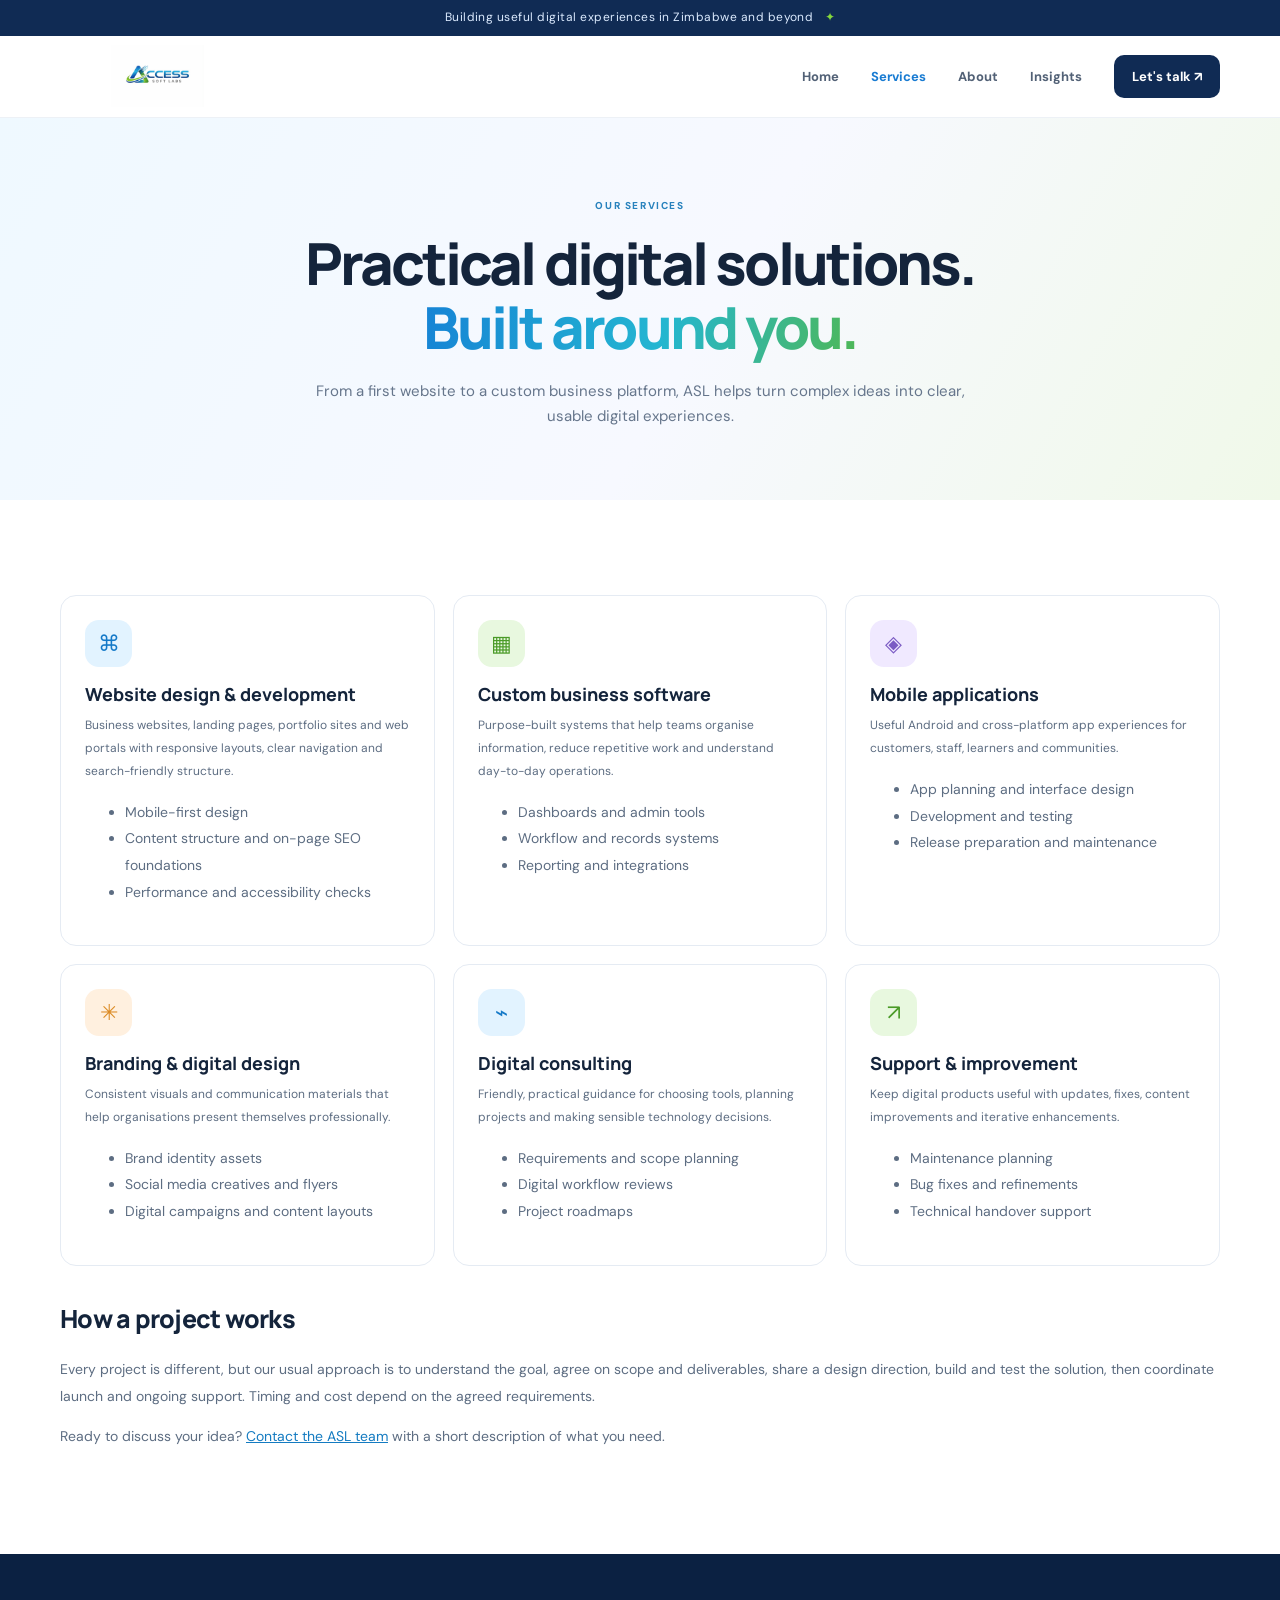
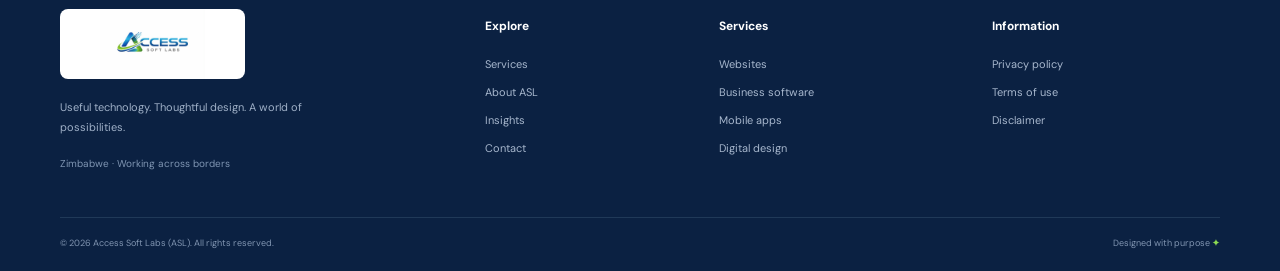
<file: services.html>
<!doctype html><html lang="en"><head><meta charset="utf-8"><meta name="viewport" content="width=device-width,initial-scale=1"><meta name="description" content="Explore website development, business software, mobile applications and digital design services from Access Soft Labs."><title>Services | Access Soft Labs</title><link rel="icon" href="assets/favicon.svg"><link rel="stylesheet" href="styles.css"></head><body>
<div class="announcement">Building useful digital experiences in Zimbabwe and beyond <span>✦</span></div><header class="site-header"><a class="brand" href="index.html"><img src="assets/asl-logo-original.jpeg" alt="Access Soft Labs logo"></a><button class="menu-toggle" aria-label="Open navigation" aria-expanded="false">☰</button><nav class="nav"><a href="index.html">Home</a><a class="active" href="services.html">Services</a><a href="about.html">About</a><a href="blog.html">Insights</a><a href="contact.html" class="nav-cta">Let's talk ↗</a></nav></header>
<main><section class="page-hero"><div class="wrap"><div class="eyebrow">OUR SERVICES</div><h1>Practical digital solutions.<br><span class="gradient-text">Built around you.</span></h1><p>From a first website to a custom business platform, ASL helps turn complex ideas into clear, usable digital experiences.</p></div></section><section class="content-section"><div class="wrap"><div class="info-grid">
<article class="info-card" id="web"><div class="service-icon blue">⌘</div><h3>Website design & development</h3><p>Business websites, landing pages, portfolio sites and web portals with responsive layouts, clear navigation and search-friendly structure.</p><ul><li>Mobile-first design</li><li>Content structure and on-page SEO foundations</li><li>Performance and accessibility checks</li></ul></article>
<article class="info-card" id="software"><div class="service-icon green">▦</div><h3>Custom business software</h3><p>Purpose-built systems that help teams organise information, reduce repetitive work and understand day-to-day operations.</p><ul><li>Dashboards and admin tools</li><li>Workflow and records systems</li><li>Reporting and integrations</li></ul></article>
<article class="info-card" id="apps"><div class="service-icon purple">◈</div><h3>Mobile applications</h3><p>Useful Android and cross-platform app experiences for customers, staff, learners and communities.</p><ul><li>App planning and interface design</li><li>Development and testing</li><li>Release preparation and maintenance</li></ul></article>
<article class="info-card" id="design"><div class="service-icon orange">✳</div><h3>Branding & digital design</h3><p>Consistent visuals and communication materials that help organisations present themselves professionally.</p><ul><li>Brand identity assets</li><li>Social media creatives and flyers</li><li>Digital campaigns and content layouts</li></ul></article>
<article class="info-card"><div class="service-icon blue">⌁</div><h3>Digital consulting</h3><p>Friendly, practical guidance for choosing tools, planning projects and making sensible technology decisions.</p><ul><li>Requirements and scope planning</li><li>Digital workflow reviews</li><li>Project roadmaps</li></ul></article>
<article class="info-card"><div class="service-icon green">↗</div><h3>Support & improvement</h3><p>Keep digital products useful with updates, fixes, content improvements and iterative enhancements.</p><ul><li>Maintenance planning</li><li>Bug fixes and refinements</li><li>Technical handover support</li></ul></article>
</div><h2>How a project works</h2><p>Every project is different, but our usual approach is to understand the goal, agree on scope and deliverables, share a design direction, build and test the solution, then coordinate launch and ongoing support. Timing and cost depend on the agreed requirements.</p><p>Ready to discuss your idea? <a href="contact.html">Contact the ASL team</a> with a short description of what you need.</p></div></section></main>
<footer class="footer"><div class="wrap footer-main"><div class="footer-brand"><img src="assets/asl-logo-original.jpeg" alt="Access Soft Labs"><p>Useful technology. Thoughtful design. A world of possibilities.</p><span class="footer-location">Zimbabwe · Working across borders</span></div><div><h4>Explore</h4><a href="services.html">Services</a><a href="about.html">About ASL</a><a href="blog.html">Insights</a><a href="contact.html">Contact</a></div><div><h4>Services</h4><a href="#web">Websites</a><a href="#software">Business software</a><a href="#apps">Mobile apps</a><a href="#design">Digital design</a></div><div><h4>Information</h4><a href="privacy.html">Privacy policy</a><a href="terms.html">Terms of use</a><a href="disclaimer.html">Disclaimer</a></div></div><div class="wrap footer-bottom"><span>© <span id="year"></span> Access Soft Labs (ASL). All rights reserved.</span><span>Designed with purpose <b>✦</b></span></div></footer><script src="script.js"></script></body></html>
</file>
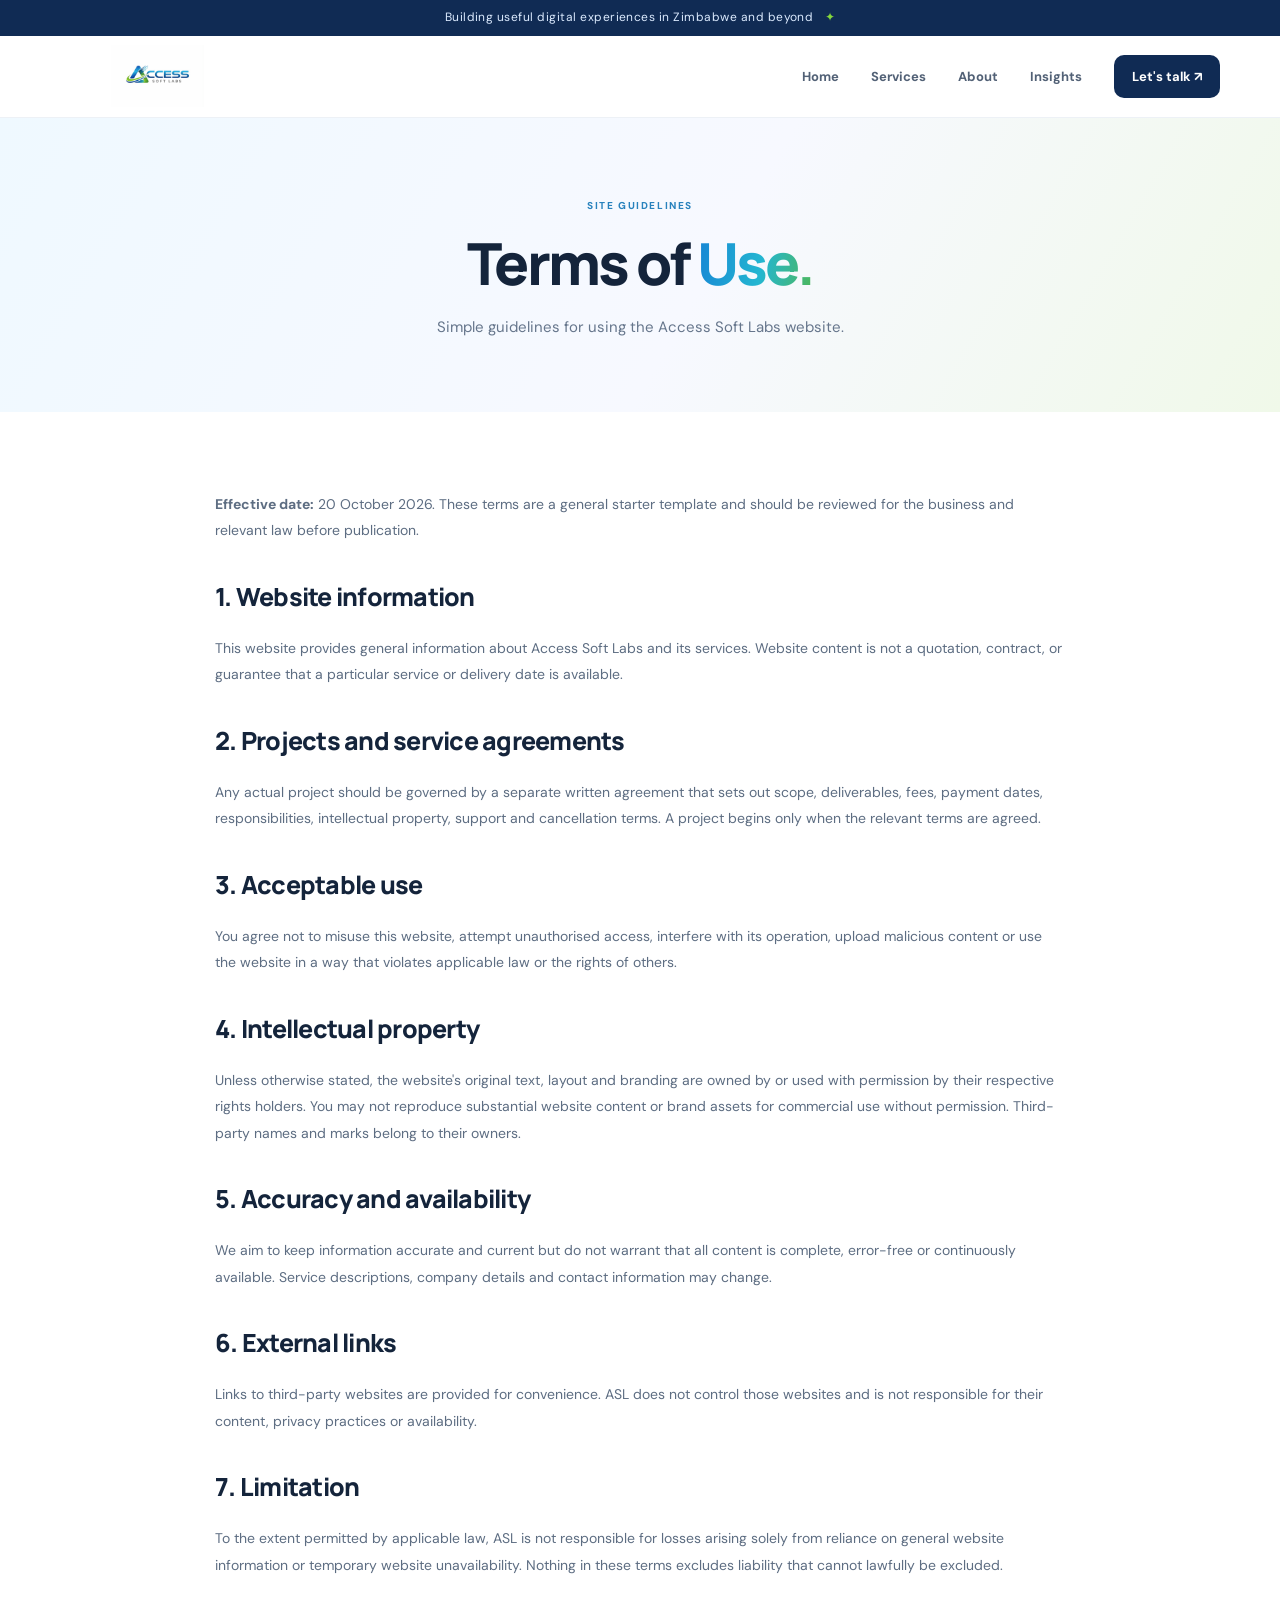
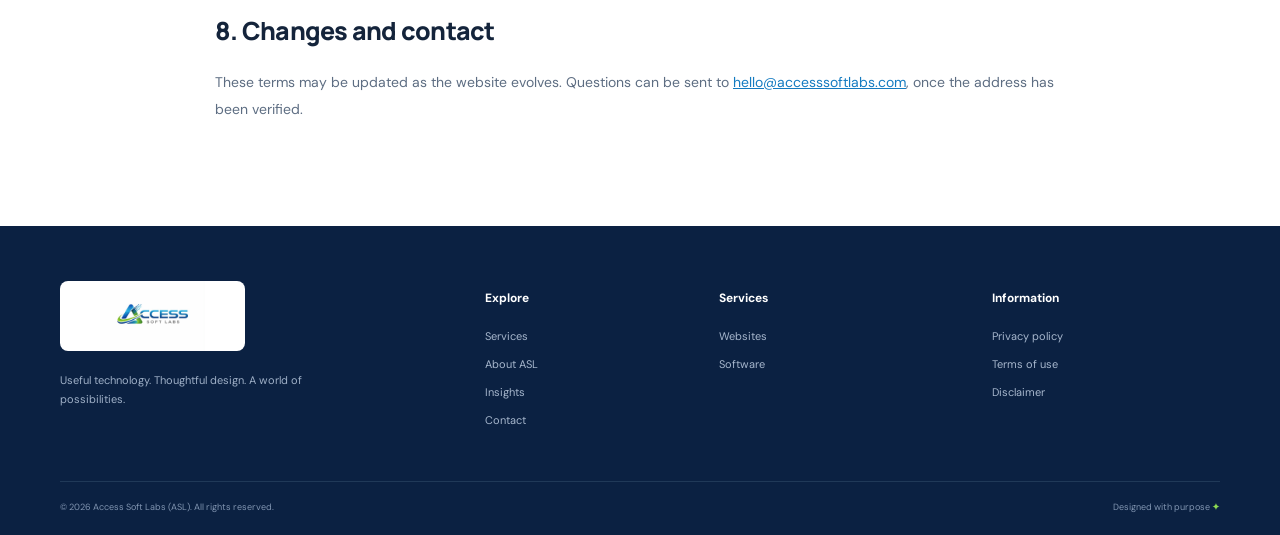
<file: terms.html>
<!doctype html><html lang="en"><head><meta charset="utf-8"><meta name="viewport" content="width=device-width,initial-scale=1"><meta name="description" content="Terms of use for the Access Soft Labs website."><title>Terms of Use | Access Soft Labs</title><link rel="icon" href="assets/favicon.svg"><link rel="stylesheet" href="styles.css"></head><body><div class="announcement">Building useful digital experiences in Zimbabwe and beyond <span>✦</span></div><header class="site-header"><a class="brand" href="index.html"><img src="assets/asl-logo-original.jpeg" alt="Access Soft Labs logo"></a><button class="menu-toggle" aria-label="Open navigation" aria-expanded="false">☰</button><nav class="nav"><a href="index.html">Home</a><a href="services.html">Services</a><a href="about.html">About</a><a href="blog.html">Insights</a><a href="contact.html" class="nav-cta">Let's talk ↗</a></nav></header><main><section class="page-hero"><div class="wrap"><div class="eyebrow">SITE GUIDELINES</div><h1>Terms of <span class="gradient-text">Use.</span></h1><p>Simple guidelines for using the Access Soft Labs website.</p></div></section><section class="content-section"><div class="wrap content-narrow"><p><strong>Effective date:</strong> 20 October 2026. These terms are a general starter template and should be reviewed for the business and relevant law before publication.</p><h2>1. Website information</h2><p>This website provides general information about Access Soft Labs and its services. Website content is not a quotation, contract, or guarantee that a particular service or delivery date is available.</p><h2>2. Projects and service agreements</h2><p>Any actual project should be governed by a separate written agreement that sets out scope, deliverables, fees, payment dates, responsibilities, intellectual property, support and cancellation terms. A project begins only when the relevant terms are agreed.</p><h2>3. Acceptable use</h2><p>You agree not to misuse this website, attempt unauthorised access, interfere with its operation, upload malicious content or use the website in a way that violates applicable law or the rights of others.</p><h2>4. Intellectual property</h2><p>Unless otherwise stated, the website's original text, layout and branding are owned by or used with permission by their respective rights holders. You may not reproduce substantial website content or brand assets for commercial use without permission. Third-party names and marks belong to their owners.</p><h2>5. Accuracy and availability</h2><p>We aim to keep information accurate and current but do not warrant that all content is complete, error-free or continuously available. Service descriptions, company details and contact information may change.</p><h2>6. External links</h2><p>Links to third-party websites are provided for convenience. ASL does not control those websites and is not responsible for their content, privacy practices or availability.</p><h2>7. Limitation</h2><p>To the extent permitted by applicable law, ASL is not responsible for losses arising solely from reliance on general website information or temporary website unavailability. Nothing in these terms excludes liability that cannot lawfully be excluded.</p><h2>8. Changes and contact</h2><p>These terms may be updated as the website evolves. Questions can be sent to <a href="mailto:hello@accesssoftlabs.com">hello@accesssoftlabs.com</a>, once the address has been verified.</p></div></section></main><footer class="footer"><div class="wrap footer-main"><div class="footer-brand"><img src="assets/asl-logo-original.jpeg" alt="Access Soft Labs"><p>Useful technology. Thoughtful design. A world of possibilities.</p></div><div><h4>Explore</h4><a href="services.html">Services</a><a href="about.html">About ASL</a><a href="blog.html">Insights</a><a href="contact.html">Contact</a></div><div><h4>Services</h4><a href="services.html#web">Websites</a><a href="services.html#software">Software</a></div><div><h4>Information</h4><a href="privacy.html">Privacy policy</a><a href="terms.html">Terms of use</a><a href="disclaimer.html">Disclaimer</a></div></div><div class="wrap footer-bottom"><span>© <span id="year"></span> Access Soft Labs (ASL). All rights reserved.</span><span>Designed with purpose <b>✦</b></span></div></footer><script src="script.js"></script></body></html>
</file>
<file: styles.css>
@import url('https://fonts.googleapis.com/css2?family=DM+Sans:wght@400;500;600;700&family=Manrope:wght@400;500;600;700;800&display=swap');
:root{--navy:#102b54;--blue:#187bd2;--cyan:#27b8d4;--green:#76c82d;--ink:#14243b;--muted:#64748b;--paper:#f7f9fc;--line:#e5ebf3;--white:#fff;--radius:22px}*{box-sizing:border-box}html{scroll-behavior:smooth;scroll-padding-top:100px}body{margin:0;color:var(--ink);font-family:"DM Sans",Arial,sans-serif;background:#fff;line-height:1.65}a{color:inherit;text-decoration:none}button{font:inherit}.wrap{width:min(1160px,calc(100% - 44px));margin-inline:auto}.announcement{text-align:center;background:var(--navy);color:#dbeafe;font-size:12px;letter-spacing:.04em;padding:8px 15px}.announcement span{color:#85d83c;margin-left:8px}.site-header{height:82px;display:flex;align-items:center;justify-content:space-between;padding:0 max(22px,calc((100vw - 1160px)/2));border-bottom:1px solid #edf1f6;background:rgba(255,255,255,.94);position:sticky;top:0;z-index:30;backdrop-filter:blur(14px)}.brand{display:block;width:195px;height:62px;overflow:hidden}.brand img{width:100%;height:100%;object-fit:contain}.nav{display:flex;align-items:center;gap:32px;font-size:13px;font-weight:700;color:#526176}.nav a:hover,.nav a.active{color:var(--blue)}.nav .nav-cta{background:var(--navy);color:#fff;padding:11px 18px;border-radius:10px}.nav-cta span{margin-left:8px}.menu-toggle{display:none;border:0;background:none;font-size:25px;color:var(--navy)}.hero{min-height:600px;display:grid;grid-template-columns:1fr 1fr;align-items:center;gap:20px;padding-top:46px;padding-bottom:52px}.hero-copy{position:relative;z-index:2}.eyebrow{font-size:10px;font-weight:800;letter-spacing:.16em;color:#2882bd;margin-bottom:17px}.pulse{display:inline-block;width:8px;height:8px;background:#77c936;border-radius:50%;margin-right:8px;box-shadow:0 0 0 5px #77c93622}.hero h1,.section h2,.cta-inner h2{font-family:Manrope,Arial,sans-serif;font-weight:800;letter-spacing:-.055em;line-height:1.08}.hero h1{font-size:clamp(42px,5.1vw,66px);max-width:610px;margin:0 0 24px}.gradient-text{background:linear-gradient(100deg,#1683d5 0%,#24b6d1 55%,#58b83b 110%);-webkit-background-clip:text;background-clip:text;color:transparent}.hero-intro{font-size:16px;color:#64748b;max-width:480px;line-height:1.85}.hero-actions{display:flex;gap:12px;flex-wrap:wrap;margin:30px 0}.button{min-height:47px;display:inline-flex;align-items:center;justify-content:center;gap:18px;padding:12px 20px;border-radius:11px;font-size:13px;font-weight:700;transition:transform .2s,box-shadow .2s}.button:hover{transform:translateY(-3px);box-shadow:0 10px 24px #102b5420}.primary{background:var(--navy);color:#fff}.secondary{border:1px solid #dbe4ef;background:#fff;color:var(--navy)}.trust-row{display:flex;align-items:center;gap:13px;margin-top:35px}.avatar-stack{display:flex;padding-left:2px}.avatar-stack span{width:33px;height:33px;display:grid;place-items:center;border-radius:50%;border:2px solid white;margin-left:-4px;background:#dceeff;color:#176bb0;font-size:9px;font-weight:800}.avatar-stack span:nth-child(2){background:#e3f5d7;color:#408523}.avatar-stack span:nth-child(3){background:#ece7ff;color:#6651ad}.trust-row p{font-size:11px;line-height:1.5;margin:0}.trust-row small{color:#8190a3}.hero-art{height:480px;position:relative;isolation:isolate}.hero-art:before{content:"";position:absolute;inset:45px 35px 28px 20px;background:radial-gradient(ellipse at 50% 46%,#d7f3ff 0%,#eefaff 35%,#f4f8ff 65%,transparent 72%);border-radius:48%}.orbit{position:absolute;border:1px dashed #a5cce7;border-radius:50%;transform:rotate(-24deg)}.orbit-one{inset:76px 34px 74px 32px}.orbit-two{inset:117px 3px 110px 65px;transform:rotate(38deg);border-color:#b4d8a5}.planet{position:absolute;width:240px;height:240px;left:50%;top:50%;transform:translate(-50%,-50%);animation:float 6s ease-in-out infinite}.planet-core{position:absolute;inset:23px;border-radius:44% 56% 53% 47%/45% 44% 56% 55%;background:linear-gradient(140deg,#22b9dc 0%,#1475cf 48%,#143c86 100%);box-shadow:inset -17px -19px 32px #0a2c6c66,0 25px 45px #1475cf35;display:grid;place-items:center;overflow:hidden}.planet-core:after{content:"";position:absolute;width:130%;height:48px;background:linear-gradient(90deg,#8ce44a,#45bc65,#b0ef5e);transform:rotate(-34deg);top:145px;left:-35px;border:6px solid #fff;border-left:0;border-right:0;box-shadow:0 4px 0 #143c86}.planet-a{font-family:Manrope,sans-serif;font-size:135px;font-weight:800;color:#fff;line-height:1;transform:translateY(-9px);text-shadow:0 6px 15px #092a6655}.planet-ring{position:absolute;inset:60px -28px 66px;border:9px solid #76ce40;border-left-color:#fff;border-bottom-color:#fff;border-radius:50%;transform:rotate(-30deg);filter:drop-shadow(0 4px 1px #153b8525)}.spark{position:absolute;color:#fff;z-index:3}.s1{right:32px;top:28px;font-size:24px}.s2{left:30px;top:52px;font-size:20px}.s3{right:39px;bottom:39px;font-size:16px}.float-chip{position:absolute;display:flex;align-items:center;gap:10px;padding:12px 16px;background:#fff;border:1px solid #edf1f7;border-radius:14px;box-shadow:0 15px 40px #1b48771c;z-index:4;animation:float 5s ease-in-out infinite}.float-chip b,.float-chip small{display:block;line-height:1.4}.float-chip b{font-size:12px}.float-chip small{font-size:10px;color:#7d8ba0}.chip-icon{width:34px;height:34px;display:grid;place-items:center;border-radius:10px;background:#e5f5ff;color:#087bc7;font-size:19px}.chip-code{left:0;top:76px}.chip-cloud{right:0;top:171px;animation-delay:-2s}.chip-growth{left:22px;bottom:65px;animation-delay:-1s}.chip-cloud .chip-icon{background:#e7f8dc;color:#489d25}.chip-growth .chip-icon{background:#f0eaff;color:#7651c5}.mascot{position:absolute;z-index:5;animation:bob 3.7s ease-in-out infinite}.mascot-one{right:54px;bottom:42px}.mascot-two{left:63px;top:191px;transform:scale(.68);animation-delay:-1.7s}.bot-face{position:relative;width:48px;height:37px;border-radius:14px;background:#fff;border:3px solid #1478c9;box-shadow:0 5px 12px #143c8625;display:flex;align-items:center;justify-content:center;gap:9px}.bot-face i{width:6px;height:8px;background:#1b7bc4;border-radius:50%;animation:blink 4s infinite}.bot-face b{position:absolute;bottom:5px;width:12px;height:3px;background:#7bc83c;border-radius:3px}.antenna{width:3px;height:11px;background:#1478c9;margin:auto;position:relative}.antenna:before{content:"";position:absolute;width:7px;height:7px;background:#7bc83c;border-radius:50%;top:-4px;left:-2px}.bot-body{width:35px;height:24px;background:linear-gradient(135deg,#27b9d4,#1975c7);color:#fff;margin:4px auto 0;border-radius:8px;text-align:center;line-height:24px;font-size:13px}.art-caption{position:absolute;right:23px;bottom:10px;font-size:10px;color:#6b7d91;letter-spacing:.06em}.caption-dot{display:inline-block;width:6px;height:6px;border-radius:50%;background:#7bc83c;margin-right:8px}.metrics{display:grid;grid-template-columns:repeat(4,1fr);border-top:1px solid var(--line);border-bottom:1px solid var(--line);padding:28px 0 24px;position:relative}.metrics div{padding:0 25px;border-right:1px solid var(--line)}.metrics div:first-child{padding-left:0}.metrics div:nth-child(4){border:0}.metrics strong,.metrics span{display:block}.metrics strong{font:800 23px Manrope,sans-serif;letter-spacing:-.04em;color:var(--navy)}.metrics span{font-size:11px;color:#7c8a9d;margin-top:3px}.micro-note{position:absolute;right:0;bottom:-29px;font-size:9px;color:#9aa5b4;margin:0}.section{padding:100px 0}.services-section{background:var(--paper);margin-top:50px}.section-heading{display:flex;justify-content:space-between;align-items:end;gap:30px;margin-bottom:38px}.section-heading h2,.showcase-copy h2{font-size:clamp(32px,4vw,45px);margin:0}.section-heading>p{max-width:380px;color:#718096;font-size:13px;margin:0 0 4px}.service-grid{display:grid;grid-template-columns:repeat(4,1fr);gap:16px}.service-card{position:relative;overflow:hidden;background:#fff;border:1px solid #edf1f7;border-radius:18px;padding:25px 22px 23px;min-height:305px;transition:transform .25s,box-shadow .25s}.service-card:hover{transform:translateY(-6px);box-shadow:0 18px 45px #183a5c10}.service-icon{width:47px;height:47px;display:grid;place-items:center;border-radius:14px;font-size:22px;margin-bottom:28px}.service-icon.blue{background:#e2f3ff;color:#1479c8}.service-icon.green{background:#e8f8df;color:#4a9b27}.service-icon.purple{background:#f0e9ff;color:#7b5bc4}.service-icon.orange{background:#fff0df;color:#dc8b25}.card-number{font-size:9px;letter-spacing:.14em;font-weight:800;color:#9aa6b7}.service-card h3{font:750 18px Manrope,sans-serif;letter-spacing:-.03em;margin:10px 0}.service-card p{font-size:12px;color:#738196;line-height:1.8;margin:0 0 19px;position:relative;z-index:1}.text-link{font-size:11px;font-weight:800;color:#197bc0;position:relative;z-index:1}.text-link span{margin-left:5px}.card-blob{position:absolute;width:120px;height:120px;border-radius:50%;right:-70px;bottom:-75px;opacity:.5;filter:blur(1px)}.blob-blue{background:#d9f2ff}.blob-green{background:#e1f6d5}.blob-purple{background:#e9e0ff}.blob-orange{background:#ffe8ce}.showcase-section{background:#fff}.showcase{display:grid;grid-template-columns:.9fr 1.1fr;gap:85px;align-items:center}.showcase-copy p{color:#718096;font-size:14px;line-height:1.9;max-width:400px;margin:23px 0 27px}.dark-button{background:var(--navy);color:#fff}.process-board{border-radius:20px;padding:24px;background:#f7faff;border:1px solid #e6edf6;box-shadow:0 20px 50px #173c6610;transform:rotate(1deg)}.board-top{display:flex;align-items:center;justify-content:space-between;font-size:8px;letter-spacing:.09em;font-weight:800;color:#7f8ea2;padding-bottom:22px;border-bottom:1px solid #e6edf6}.window-dots{color:#a9b8c9;letter-spacing:2px}.live-label{color:#399a43}.process-step{display:flex;align-items:center;gap:14px;padding:15px 12px;border-bottom:1px solid #e8eef6}.step-symbol{width:37px;height:37px;display:grid;place-items:center;border-radius:11px;background:#e6f4ff;color:#167dc2;font-size:18px}.process-step b,.process-step small{display:block}.process-step b{font-size:12px}.process-step small{font-size:10px;color:#8795a7}.process-step>div{flex:1}.check{color:#5ab93c;font-weight:800}.active-step{background:#fff;border-radius:12px;box-shadow:0 6px 20px #173c660b;border:1px solid #e7edf5;margin:8px 0}.active-step .step-symbol{background:#dff5d5;color:#4d9e30}.step-status{font-size:8px;letter-spacing:.08em;color:#95a1b2;font-weight:800}.board-footer{display:flex;align-items:center;gap:12px;font-size:10px;color:#78869a;padding-top:20px}.progress-track{height:5px;background:#e0e9f3;border-radius:5px;flex:1;overflow:hidden}.progress-track i{display:block;width:75%;height:100%;background:linear-gradient(90deg,#1884d0,#66c63c);border-radius:5px}.board-footer b{font-size:11px;color:var(--navy)}.insight-section{background:#f7f9fc}.insight-grid{display:grid;grid-template-columns:repeat(3,1fr);gap:20px}.insight-card{background:#fff;border:1px solid #eaf0f6;border-radius:18px;padding:14px 14px 22px;overflow:hidden}.insight-art{height:190px;border-radius:13px;position:relative;overflow:hidden;margin-bottom:19px}.art-web{background:linear-gradient(135deg,#dff5ff,#eef0ff);padding:20px}.window{display:block;background:#fff;padding:10px;border-radius:7px;font-size:9px;font-weight:800;color:#3576a5;box-shadow:0 6px 20px #174a7110}.mock-line{height:8px;background:#a7d7ef;border-radius:5px;margin-top:20px}.l1{width:72%;height:15px;background:#197dc0}.l2{width:53%;margin-top:10px}.mock-button{width:75px;height:23px;border-radius:6px;background:#7fcf4a;margin-top:19px}.art-star{position:absolute;right:24px;bottom:17px;font-size:42px;color:#48a5d3;opacity:.8}.art-automation{background:linear-gradient(135deg,#e6f9e1,#e4f5ff);display:grid;place-items:center}.mini-panel{background:#fff;border:1px solid #e8f0e7;border-radius:12px;padding:16px 20px;width:70%;box-shadow:0 12px 25px #2a684d12}.mini-panel>span{font-size:8px;letter-spacing:.12em;color:#7d8d9d}.mini-panel b{display:block;font:800 16px Manrope,sans-serif;line-height:1.25;margin:9px 0 13px}.workflow-nodes{display:flex;align-items:center;justify-content:space-between;color:#6ab942;font-size:12px}.workflow-nodes i{font-style:normal;width:21px;height:21px;display:grid;place-items:center;border-radius:6px;background:#e4f7db;font-size:9px;font-weight:800}.art-security{background:linear-gradient(135deg,#e8e5ff,#e3f5ff);display:grid;place-items:center}.shield{width:90px;height:100px;display:grid;place-items:center;background:linear-gradient(145deg,#2cb5d1,#2764bd);clip-path:polygon(50% 0,95% 18%,88% 68%,50% 100%,12% 68%,5% 18%);font-size:36px;color:white;filter:drop-shadow(0 10px 10px #3157a533);z-index:1}.security-tag{position:absolute;bottom:22px;left:0;right:0;text-align:center;font-size:8px;letter-spacing:.13em;font-weight:800;color:#4e62a0}.security-orbit{position:absolute;width:150px;height:150px;border:1px dashed #8d9bd7;border-radius:50%}.insight-meta{display:flex;justify-content:space-between;color:#2281bc;font-size:8px;font-weight:800;letter-spacing:.1em}.insight-meta span{color:#9aa6b4}.insight-card h3{font:750 17px Manrope,sans-serif;line-height:1.35;letter-spacing:-.025em;margin:12px 0 8px}.insight-card p{font-size:12px;color:#78869a;line-height:1.75;margin:0 0 15px}.cta-section{background:var(--navy);color:#fff;overflow:hidden;position:relative}.cta-inner{min-height:260px;display:flex;align-items:center;gap:27px;position:relative;z-index:1;padding-top:35px;padding-bottom:35px}.cta-inner .eyebrow{color:#7bd7ec;margin-bottom:8px}.cta-inner h2{font-size:42px;margin:0}.cta-inner h2 span{color:#8cdb52}.cta-inner p{color:#c0cde0;font-size:12px;margin:10px 0 0}.cta-inner>div:nth-child(2){flex:1}.cta-spark{width:55px;height:55px;display:grid;place-items:center;border:1px solid #517194;border-radius:16px;color:#a1e86d;font-size:26px}.white-button{background:#fff;color:var(--navy);white-space:nowrap}.cta-orb{position:absolute;width:360px;height:360px;border:1px solid #2c4c71;border-radius:50%;right:5%;top:-100px;z-index:-1}.cta-orb:after{content:"";position:absolute;inset:40px;border:1px dashed #2c4c71;border-radius:50%}.footer{background:#0b2142;color:#c8d4e4}.footer-main{display:grid;grid-template-columns:2fr 1fr 1.2fr 1.2fr;gap:45px;padding-top:55px;padding-bottom:42px}.footer-brand img{width:185px;height:70px;object-fit:contain;background:white;border-radius:8px}.footer-brand p{max-width:250px;color:#9fb0c7;font-size:11px;line-height:1.8}.footer-location{font-size:10px;color:#7f95b2}.footer h4{color:#fff;font-size:12px;margin:8px 0 18px}.footer-main>div:not(:first-child){display:flex;flex-direction:column;align-items:flex-start}.footer-main>div>a{font-size:11px;color:#a7b7cd;margin-bottom:10px}.footer-main>div>a:hover{color:#83d74a}.footer-bottom{display:flex;justify-content:space-between;gap:15px;border-top:1px solid #203958;padding-top:18px;padding-bottom:20px;font-size:9px;color:#8195b1}.footer-bottom b{color:#8cda52}.cookie-banner{position:fixed;z-index:60;bottom:18px;left:18px;right:18px;max-width:750px;margin:auto;background:white;border:1px solid #dfe8f2;box-shadow:0 15px 50px #102b5430;border-radius:15px;padding:17px 20px;display:flex;align-items:center;gap:25px}.cookie-banner[hidden]{display:none}.cookie-banner strong{font-size:13px}.cookie-banner p{font-size:10px;color:#64748b;margin:4px 0 0}.cookie-banner a{color:#197bc0;text-decoration:underline}
@keyframes float{0%,100%{translate:0 0}50%{translate:0 -10px}}@keyframes bob{0%,100%{translate:0 0}50%{translate:0 -8px}}@keyframes blink{0%,46%,50%,100%{transform:scaleY(1)}48%{transform:scaleY(.1)}}
.page-hero{background:linear-gradient(120deg,#eff9ff,#f7f9ff 55%,#f0f9e9);padding:80px 0 72px;text-align:center}.page-hero h1{font:800 clamp(38px,5vw,58px) Manrope,sans-serif;line-height:1.1;letter-spacing:-.05em;max-width:850px;margin:0 auto 20px}.page-hero p{max-width:650px;margin:0 auto;color:#66768c;font-size:15px}.content-section{padding:65px 0 90px}.content-narrow{max-width:850px}.content-section h2{font:800 25px Manrope,sans-serif;letter-spacing:-.03em;margin-top:35px}.content-section h3{font:750 18px Manrope,sans-serif}.content-section p,.content-section li{color:#5d6d82;font-size:14px;line-height:1.9}.content-section a{color:#147bc1;text-decoration:underline}.content-section .lead{font-size:17px;color:#43556b}.info-grid{display:grid;grid-template-columns:repeat(3,1fr);gap:18px;margin:30px 0}.info-card{padding:24px;border:1px solid var(--line);border-radius:16px;background:#fff}.info-card .service-icon{margin-bottom:15px}.info-card h3{margin:0 0 8px}.info-card p{font-size:12px;margin:0}.contact-grid{display:grid;grid-template-columns:.8fr 1.2fr;gap:35px}.contact-panel{padding:28px;border-radius:18px;background:var(--navy);color:#fff}.contact-panel h2{margin-top:0}.contact-panel p{color:#c5d3e5;font-size:13px}.contact-panel a{color:#9be4f1}.contact-form{padding:28px;border:1px solid var(--line);border-radius:18px}.field{margin-bottom:16px}.field label{display:block;font-size:12px;font-weight:700;margin-bottom:7px}.field input,.field select,.field textarea{width:100%;border:1px solid #dce5ef;border-radius:9px;padding:13px;font:inherit;font-size:13px;background:#fff}.field textarea{min-height:120px;resize:vertical}.form-note{font-size:10px!important;color:#7b899b!important}.article-list{display:grid;grid-template-columns:1fr;gap:22px}.article{padding:27px;border:1px solid var(--line);border-radius:16px;scroll-margin-top:100px}.article h2{margin-top:10px}.article-tag{font-size:10px;font-weight:800;letter-spacing:.12em;color:#1b83be}.article p{margin-bottom:10px}
@media(max-width:900px){.nav{gap:18px}.hero{grid-template-columns:1fr 1fr}.hero h1{font-size:48px}.service-grid{grid-template-columns:repeat(2,1fr)}.showcase{gap:35px}.footer-main{gap:25px}.metrics div{padding:0 15px}.metrics strong{font-size:19px}}@media(max-width:650px){.wrap{width:calc(100% - 34px)}.site-header{height:72px;padding:0 17px}.brand{width:165px;height:55px}.menu-toggle{display:block}.nav{display:none;position:absolute;top:71px;left:0;right:0;background:#fff;padding:20px;box-shadow:0 16px 25px #102b5415;flex-direction:column;align-items:stretch;gap:0}.nav.open{display:flex}.nav a{padding:12px 8px}.nav .nav-cta{text-align:center;margin-top:8px}.hero{display:flex;flex-direction:column;align-items:stretch;padding-top:58px;padding-bottom:25px;gap:0}.hero h1{font-size:43px}.hero-intro{font-size:14px}.hero-art{height:370px;margin-top:10px;max-width:460px;width:100%;align-self:center;transform:scale(.92);transform-origin:top center;margin-bottom:-18px}.planet{width:205px;height:205px}.planet-a{font-size:112px}.metrics{grid-template-columns:repeat(2,1fr);gap:22px;padding:25px 0}.metrics div{padding:0 10px;border:0}.metrics div:first-child{padding-left:10px}.metrics strong{font-size:20px}.micro-note{position:static;grid-column:1/-1;margin:-7px 10px 0}.services-section{margin-top:25px}.section{padding:67px 0}.section-heading{align-items:flex-start;flex-direction:column;gap:16px;margin-bottom:25px}.section-heading h2,.showcase-copy h2{font-size:35px}.section-heading>p{font-size:12px}.service-grid{grid-template-columns:1fr;gap:12px}.service-card{min-height:260px}.service-icon{margin-bottom:20px}.showcase{grid-template-columns:1fr;gap:32px}.process-board{padding:17px}.insight-grid{grid-template-columns:1fr}.insight-art{height:200px}.cta-inner{align-items:flex-start;flex-direction:column;gap:15px;padding-top:40px;padding-bottom:40px}.cta-inner h2{font-size:38px}.cta-inner>div:nth-child(2){flex:auto}.cta-orb{right:-190px}.footer-main{grid-template-columns:repeat(2,1fr);gap:28px 18px;padding-top:38px}.footer-brand{grid-column:1/-1}.footer-bottom{flex-direction:column;gap:5px}.page-hero{padding:60px 0 55px}.page-hero h1{font-size:39px}.page-hero p{font-size:13px}.content-section{padding:42px 0 65px}.info-grid,.contact-grid{grid-template-columns:1fr}.contact-panel,.contact-form{padding:22px}.cookie-banner{left:9px;right:9px;bottom:9px;align-items:flex-start;padding:14px;gap:12px}.cookie-banner .button{min-height:40px;padding:8px 12px}.cookie-banner p{max-width:420px}}
@media(prefers-reduced-motion:reduce){*,*:before,*:after{scroll-behavior:auto!important;animation-duration:.01ms!important;animation-iteration-count:1!important;transition-duration:.01ms!important}}
</file>
